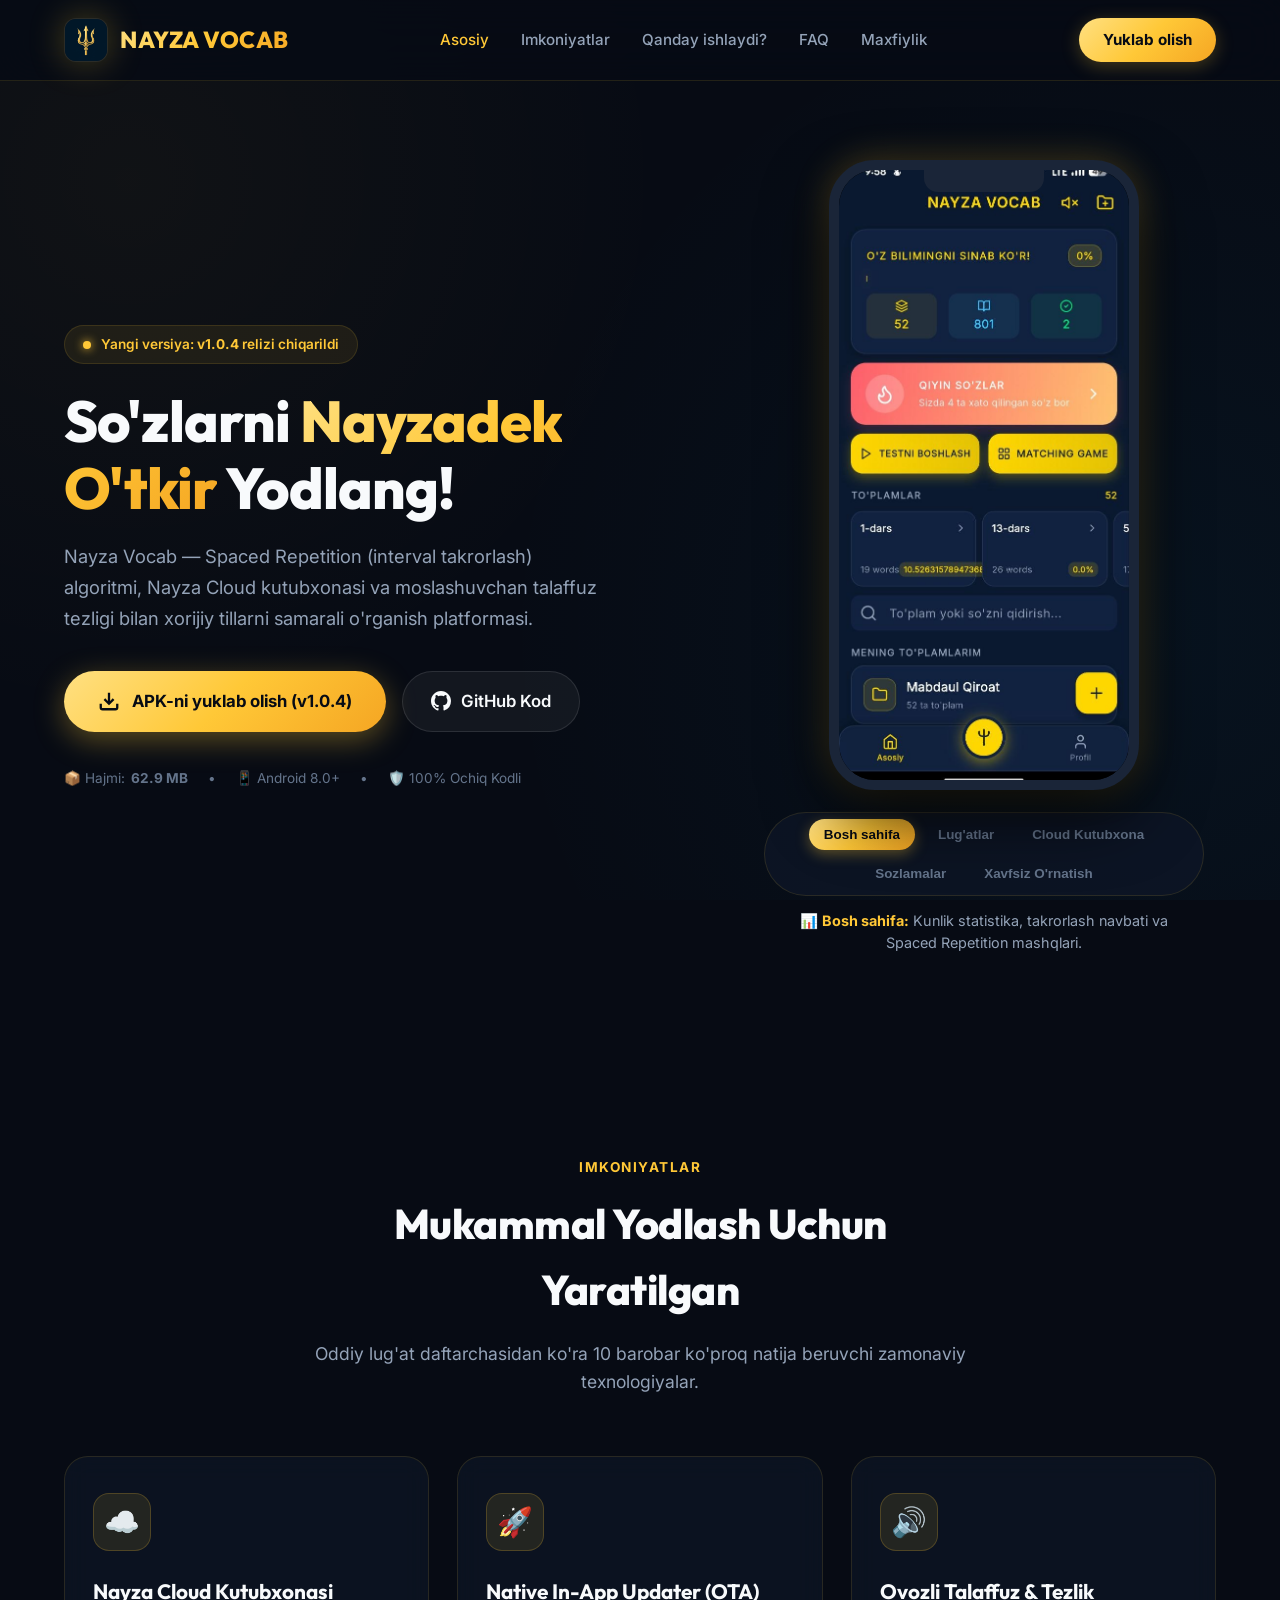
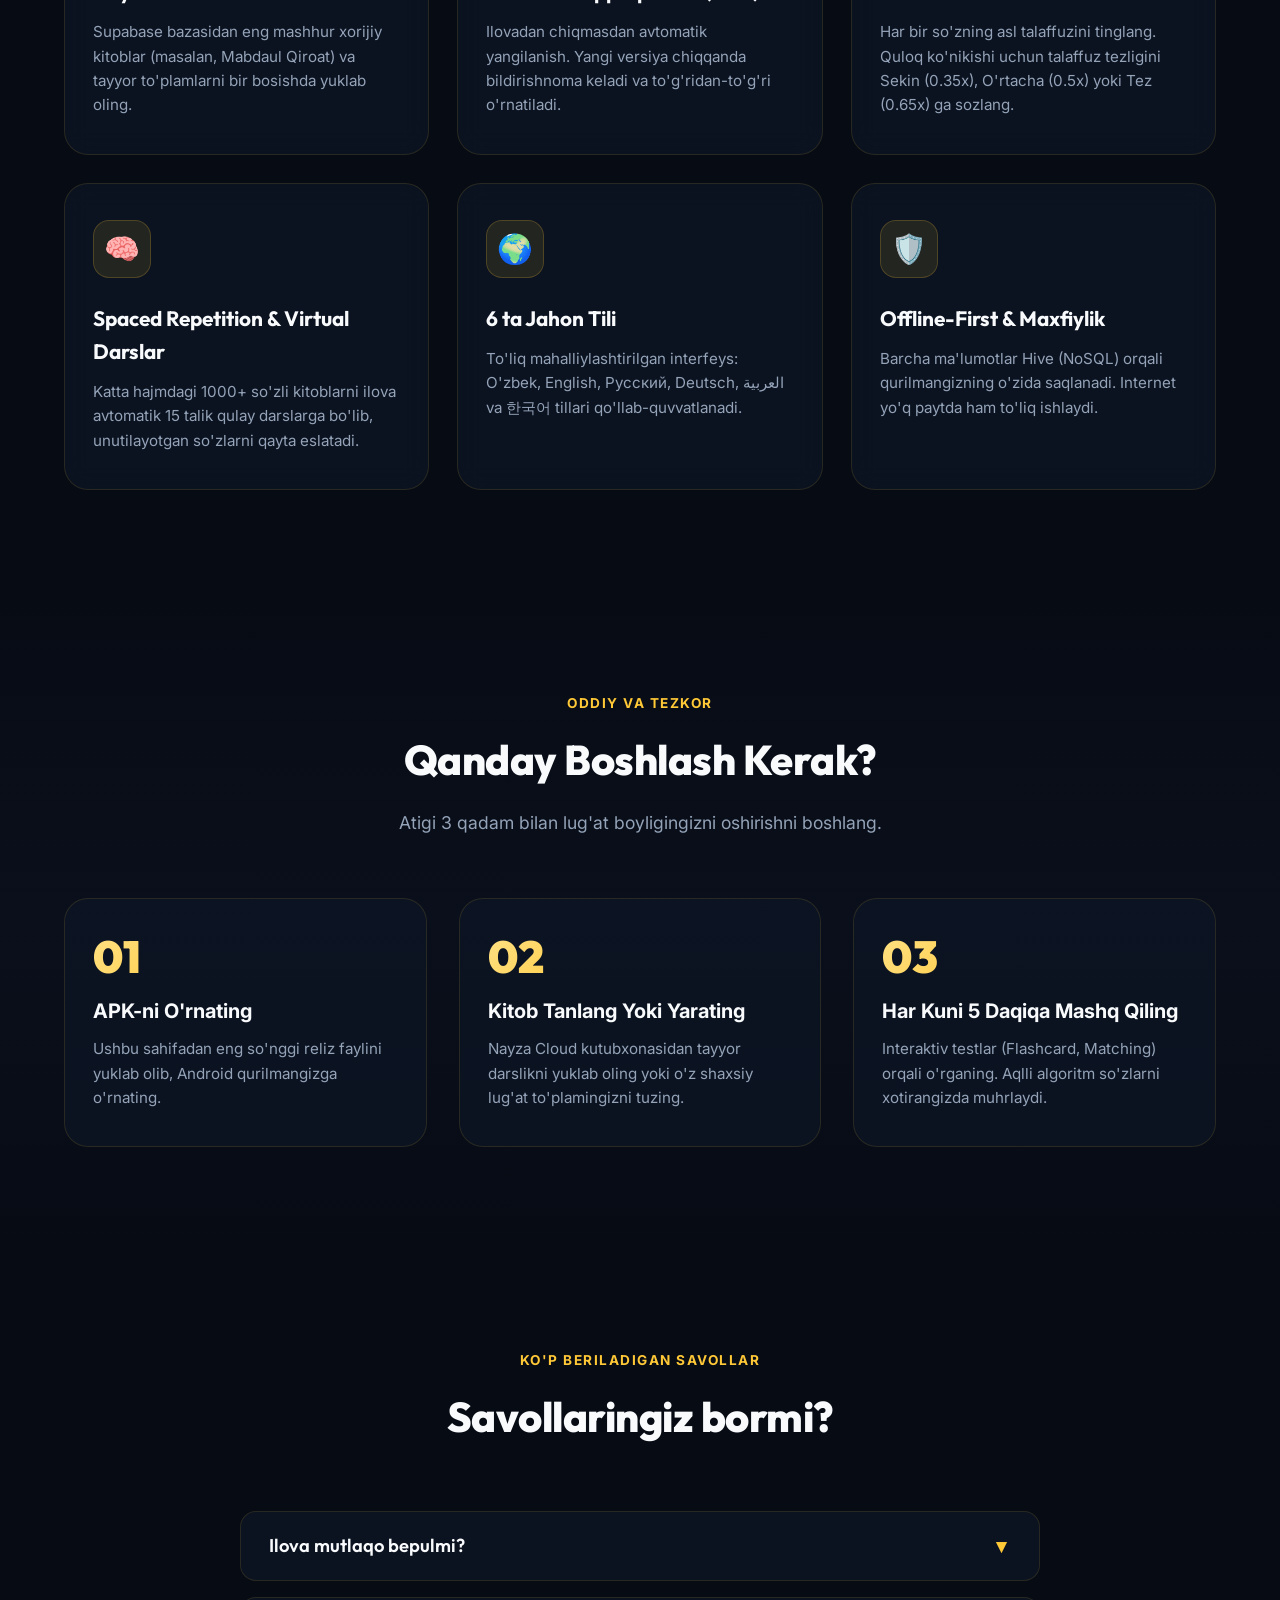
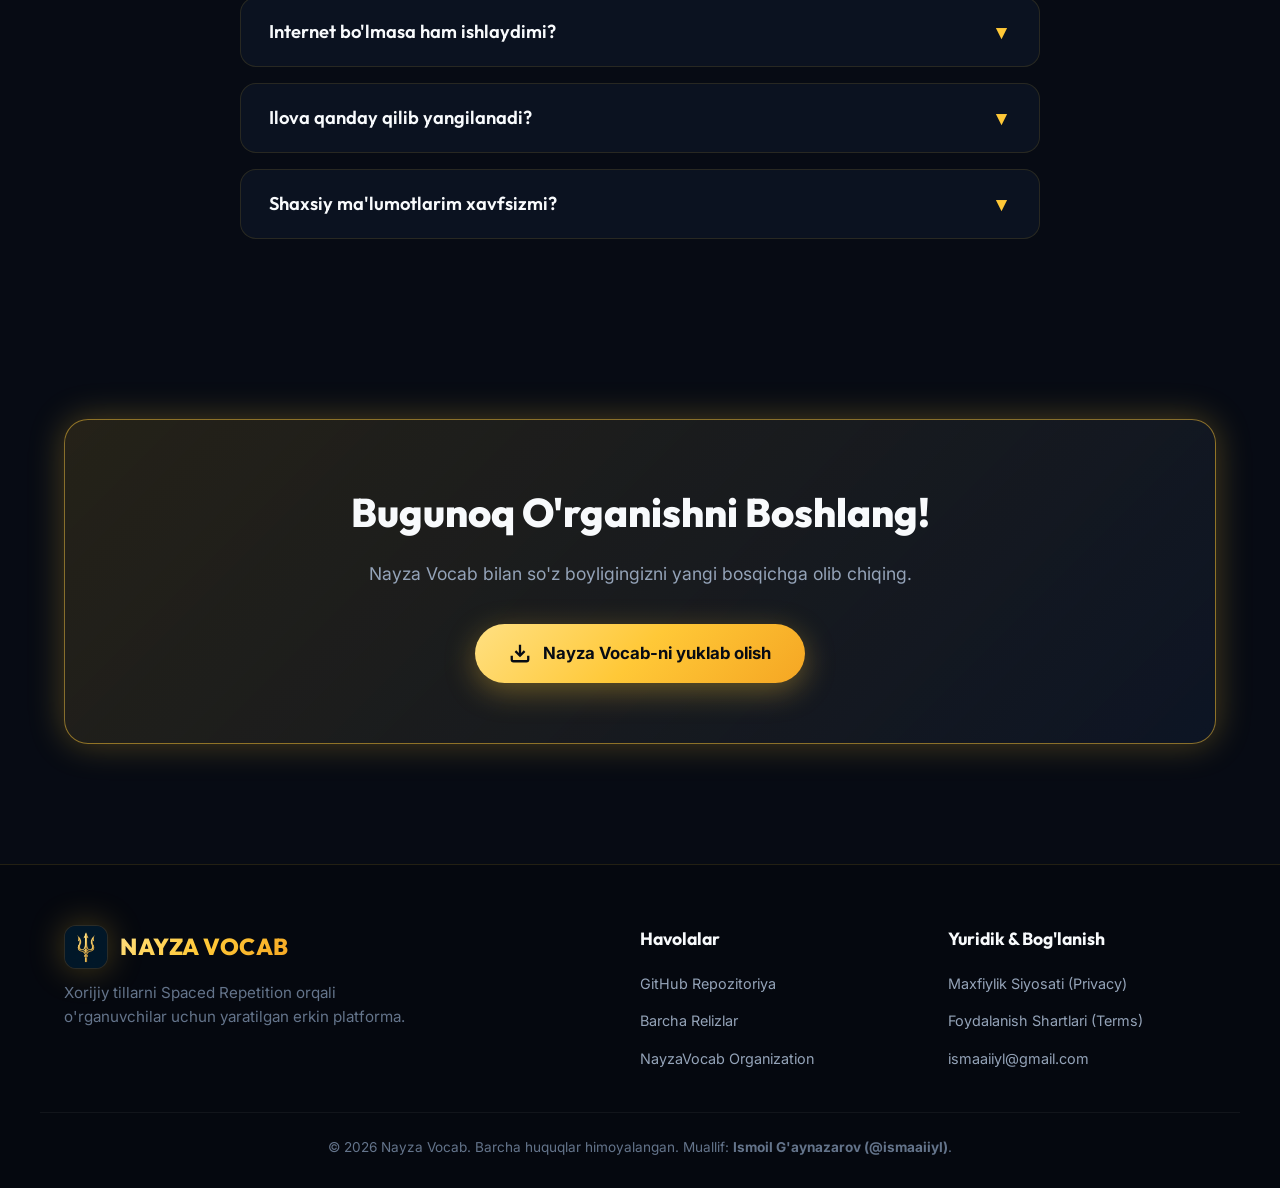
<file: index.html>
<!DOCTYPE html>
<html lang="uz">
<head>
  <meta charset="UTF-8">
  <meta name="viewport" content="width=device-width, initial-scale=1.0">
  <title>Nayza Vocab 🔱 — Spaced Repetition Lug'at & Cloud Kutubxonasi</title>
  
  <!-- SEO & Social Meta -->
  <meta name="description" content="Nayza Vocab — Spaced Repetition (interval takrorlash) va Cloud kutubxonasiga ega zamonaviy lug'at ilovasi. So'zlarni tez va unutilmas yodlang.">
  <meta name="keywords" content="nayza vocab, spaced repetition, ingliz tili, arab tili, lug'at, flutter, vocab builder, til o'rganish">
  <meta name="author" content="Ismoil G'aynazarov (@ismaaiiyl)">
  <link rel="icon" type="image/png" href="assets/logo.png">

  <!-- Open Graph / Facebook / Telegram -->
  <meta property="og:type" content="website">
  <meta property="og:url" content="https://nayzavocab.ismaaiiyl.me/">
  <meta property="og:title" content="Nayza Vocab — So'zlarni Nayzadek O'tkir Yodlang!">
  <meta property="og:description" content="Spaced Repetition, Cloud Kutubxona va In-App yangilanishlarga ega zamonaviy Android lug'at ilovasi.">
  <meta property="og:image" content="assets/logo.png">

  <!-- Canonical & Google Robots -->
  <link rel="canonical" href="https://nayzavocab.ismaaiiyl.me/">
  <meta name="robots" content="index, follow, max-snippet:-1, max-image-preview:large, max-video-preview:-1">

  <!-- Structured Data (Schema.org) for Google Search Rich Snippets -->
  <script type="application/ld+json">
  {
    "@context": "https://schema.org",
    "@type": "SoftwareApplication",
    "name": "Nayza Vocab",
    "operatingSystem": "Android 8.0+",
    "applicationCategory": "EducationalApplication",
    "offers": {
      "@type": "Offer",
      "price": "0",
      "priceCurrency": "USD"
    },
    "description": "Nayza Vocab — Spaced Repetition (interval takrorlash) algoritmi, Nayza Cloud kutubxonasi va talaffuz tezligi sozlamalari bilan xorijiy tillarni samarali o'rganish platformasi.",
    "url": "https://nayzavocab.ismaaiiyl.me/",
    "downloadUrl": "https://github.com/NayzaVocab/android/releases/latest",
    "softwareVersion": "1.0.4",
    "author": {
      "@type": "Person",
      "name": "Ismoil G'aynazarov",
      "url": "https://github.com/ismaaiiyl"
    }
  }
  </script>

  <!-- Google Fonts: Outfit & Inter -->
  <link rel="preconnect" href="https://fonts.googleapis.com">
  <link rel="preconnect" href="https://fonts.gstatic.com" crossorigin>
  <link href="https://fonts.googleapis.com/css2?family=Inter:wght@400;500;600;700&family=Outfit:wght@600;700;800;900&display=swap" rel="stylesheet">

  <link rel="stylesheet" href="css/style.css">
</head>
<body>

  <!-- NAVIGATION -->
  <header class="header">
    <div class="container nav-container">
      <a href="index.html" class="brand">
        <div class="brand-icon">
          <img src="assets/logo.png" alt="Nayza Vocab Logo">
        </div>
        <span class="brand-text">NAYZA VOCAB</span>
      </a>

      <nav>
        <ul class="nav-menu">
          <li><a href="#hero" class="nav-link active">Asosiy</a></li>
          <li><a href="#features" class="nav-link">Imkoniyatlar</a></li>
          <li><a href="#how-it-works" class="nav-link">Qanday ishlaydi?</a></li>
          <li><a href="#faq" class="nav-link">FAQ</a></li>
          <li><a href="privacy.html" class="nav-link">Maxfiylik</a></li>
        </ul>
      </nav>

      <a href="#download" class="nav-btn">Yuklab olish</a>
      <button class="menu-toggle" aria-label="Menyu">☰</button>
    </div>
  </header>

  <!-- HERO SECTION -->
  <section id="hero" class="hero">
    <div class="container hero-grid">
      <div class="hero-content">
        <div class="hero-badge">
          <div class="badge-pulse"></div>
          <span>Yangi versiya: <strong id="release-tag">v1.0.4</strong> relizi chiqarildi</span>
        </div>

        <h1 class="hero-title">
          So'zlarni <span>Nayzadek O'tkir</span> Yodlang!
        </h1>

        <p class="hero-desc">
          Nayza Vocab — Spaced Repetition (interval takrorlash) algoritmi, 
          Nayza Cloud kutubxonasi va moslashuvchan talaffuz tezligi bilan xorijiy tillarni samarali o'rganish platformasi.
        </p>

        <div class="hero-actions" id="download">
          <a href="https://github.com/NayzaVocab/android/releases/download/v1.0.4/NayzaVocab-v1.0.4.apk" id="primary-download-btn" class="btn-primary">
            <svg width="22" height="22" viewBox="0 0 24 24" fill="none" stroke="currentColor" stroke-width="2.5">
              <path d="M21 15v4a2 2 0 0 1-2 2H5a2 2 0 0 1-2-2v-4"></path>
              <polyline points="7 10 12 15 17 10"></polyline>
              <line x1="12" y1="15" x2="12" y2="3"></line>
            </svg>
            <span>APK-ni yuklab olish (v1.0.4)</span>
          </a>

          <a href="https://github.com/NayzaVocab/android" target="_blank" rel="noopener noreferrer" class="btn-secondary">
            <svg width="20" height="20" viewBox="0 0 24 24" fill="currentColor">
              <path d="M12 0C5.37 0 0 5.37 0 12c0 5.31 3.435 9.795 8.205 11.385.6.105.825-.255.825-.57 0-.285-.015-1.23-.015-2.235-3.015.555-3.795-.735-4.035-1.41-.135-.345-.72-1.41-1.23-1.695-.42-.225-1.02-.78-.015-.795.945-.015 1.62.87 1.845 1.23 1.08 1.815 2.805 1.305 3.495.99.105-.78.42-1.305.765-1.605-2.67-.3-5.46-1.335-5.46-5.925 0-1.305.465-2.385 1.23-3.225-.12-.3-.54-1.53.12-3.18 0 0 1.005-.315 3.3 1.23.96-.27 1.98-.405 3-.405s2.04.135 3 .405c2.295-1.56 3.3-1.23 3.3-1.23.66 1.65.24 2.88.12 3.18.765.84 1.23 1.905 1.23 3.225 0 4.605-2.805 5.625-5.475 5.925.435.375.81 1.095.81 2.22 0 1.605-.015 2.895-.015 3.3 0 .315.225.69.825.57A12.02 12.02 0 0024 12c0-6.63-5.37-12-12-12z"/>
            </svg>
            <span>GitHub Kod</span>
          </a>
        </div>

        <div class="release-meta">
          <span>📦 Hajmi: <strong id="release-size">62.9 MB</strong></span>
          <span>•</span>
          <span>📱 Android 8.0+</span>
          <span>•</span>
          <span>🛡️ 100% Ochiq Kodli</span>
        </div>
      </div>

      <!-- INTERACTIVE PHONE MOCKUP -->
      <div class="hero-visual">
        <div class="mockup-container">
          <div class="mockup-notch"></div>
          <img id="mockup-screen-img" class="mockup-screen" src="assets/screenshots/dashboard.png" alt="Nayza Vocab Bosh sahifa">
        </div>

        <div class="mockup-tabs">
          <button class="mockup-tab-btn active" data-screen="dashboard">Bosh sahifa</button>
          <button class="mockup-tab-btn" data-screen="library">Lug'atlar</button>
          <button class="mockup-tab-btn" data-screen="cloud-library">Cloud Kutubxona</button>
          <button class="mockup-tab-btn" data-screen="settings">Sozlamalar</button>
          <button class="mockup-tab-btn" data-screen="installer">Xavfsiz O'rnatish</button>
        </div>
        <p id="mockup-screen-desc" class="mockup-caption">
          📊 <strong>Bosh sahifa:</strong> Kunlik statistika, takrorlash navbati va Spaced Repetition mashqlari.
        </p>
      </div>
    </div>
  </section>

  <!-- FEATURES SECTION -->
  <section id="features" class="features">
    <div class="container">
      <div class="section-header">
        <span class="section-tag">Imkoniyatlar</span>
        <h2 class="section-title">Mukammal Yodlash Uchun Yaratilgan</h2>
        <p class="section-desc">Oddiy lug'at daftarchasidan ko'ra 10 barobar ko'proq natija beruvchi zamonaviy texnologiyalar.</p>
      </div>

      <div class="features-grid">
        <div class="feature-card">
          <div class="feature-icon">☁️</div>
          <h3 class="feature-title">Nayza Cloud Kutubxonasi</h3>
          <p class="feature-desc">Supabase bazasidan eng mashhur xorijiy kitoblar (masalan, Mabdaul Qiroat) va tayyor to'plamlarni bir bosishda yuklab oling.</p>
        </div>

        <div class="feature-card">
          <div class="feature-icon">🚀</div>
          <h3 class="feature-title">Native In-App Updater (OTA)</h3>
          <p class="feature-desc">Ilovadan chiqmasdan avtomatik yangilanish. Yangi versiya chiqqanda bildirishnoma keladi va to'g'ridan-to'g'ri o'rnatiladi.</p>
        </div>

        <div class="feature-card">
          <div class="feature-icon">🔊</div>
          <h3 class="feature-title">Ovozli Talaffuz & Tezlik</h3>
          <p class="feature-desc">Har bir so'zning asl talaffuzini tinglang. Quloq ko'nikishi uchun talaffuz tezligini Sekin (0.35x), O'rtacha (0.5x) yoki Tez (0.65x) ga sozlang.</p>
        </div>

        <div class="feature-card">
          <div class="feature-icon">🧠</div>
          <h3 class="feature-title">Spaced Repetition & Virtual Darslar</h3>
          <p class="feature-desc">Katta hajmdagi 1000+ so'zli kitoblarni ilova avtomatik 15 talik qulay darslarga bo'lib, unutilayotgan so'zlarni qayta eslatadi.</p>
        </div>

        <div class="feature-card">
          <div class="feature-icon">🌍</div>
          <h3 class="feature-title">6 ta Jahon Tili</h3>
          <p class="feature-desc">To'liq mahalliylashtirilgan interfeys: O'zbek, English, Русский, Deutsch, العربية va 한국어 tillari qo'llab-quvvatlanadi.</p>
        </div>

        <div class="feature-card">
          <div class="feature-icon">🛡️</div>
          <h3 class="feature-title">Offline-First & Maxfiylik</h3>
          <p class="feature-desc">Barcha ma'lumotlar Hive (NoSQL) orqali qurilmangizning o'zida saqlanadi. Internet yo'q paytda ham to'liq ishlaydi.</p>
        </div>
      </div>
    </div>
  </section>

  <!-- HOW IT WORKS -->
  <section id="how-it-works" class="steps">
    <div class="container">
      <div class="section-header">
        <span class="section-tag">Oddiy va Tezkor</span>
        <h2 class="section-title">Qanday Boshlash Kerak?</h2>
        <p class="section-desc">Atigi 3 qadam bilan lug'at boyligingizni oshirishni boshlang.</p>
      </div>

      <div class="steps-grid">
        <div class="step-card">
          <div class="step-number">01</div>
          <h3 class="step-title">APK-ni O'rnating</h3>
          <p class="step-desc">Ushbu sahifadan eng so'nggi reliz faylini yuklab olib, Android qurilmangizga o'rnating.</p>
        </div>

        <div class="step-card">
          <div class="step-number">02</div>
          <h3 class="step-title">Kitob Tanlang Yoki Yarating</h3>
          <p class="step-desc">Nayza Cloud kutubxonasidan tayyor darslikni yuklab oling yoki o'z shaxsiy lug'at to'plamingizni tuzing.</p>
        </div>

        <div class="step-card">
          <div class="step-number">03</div>
          <h3 class="step-title">Har Kuni 5 Daqiqa Mashq Qiling</h3>
          <p class="step-desc">Interaktiv testlar (Flashcard, Matching) orqali o'rganing. Aqlli algoritm so'zlarni xotirangizda muhrlaydi.</p>
        </div>
      </div>
    </div>
  </section>

  <!-- FAQ SECTION -->
  <section id="faq" class="faq">
    <div class="container">
      <div class="section-header">
        <span class="section-tag">Ko'p Beriladigan Savollar</span>
        <h2 class="section-title">Savollaringiz bormi?</h2>
      </div>

      <div class="faq-list">
        <div class="faq-item">
          <button class="faq-question">
            <span>Ilova mutlaqo bepulmi?</span>
            <span class="faq-chevron">▼</span>
          </button>
          <div class="faq-answer">
            Ha! Nayza Vocab mutlaqo bepul va ochiq kodli loyiha (MIT License) hisoblanadi. Hech qanday yashirin to'lovlar yoki bezovta qiluvchi reklamalar mavjud emas.
          </div>
        </div>

        <div class="faq-item">
          <button class="faq-question">
            <span>Internet bo'lmasa ham ishlaydimi?</span>
            <span class="faq-chevron">▼</span>
          </button>
          <div class="faq-answer">
            Albatta. Ilova Offline-First tamoyili asosida qurilgan. Bir marta kitobni yuklab olganingizdan so'ng, so'zlarni yodlash va test topshirish uchun internet shart emas.
          </div>
        </div>

        <div class="faq-item">
          <button class="faq-question">
            <span>Ilova qanday qilib yangilanadi?</span>
            <span class="faq-chevron">▼</span>
          </button>
          <div class="faq-answer">
            Ilovamizga maxsus avtomatik yangilanish tizimi (OTA) o'rnatilgan. Yangi reliz chiqqanida ilovaning o'zi sizga xabar beradi va bitta tugma orqali to'g'ridan-to'g'ri yangilab beradi.
          </div>
        </div>

        <div class="faq-item">
          <button class="faq-question">
            <span>Shaxsiy ma'lumotlarim xavfsizmi?</span>
            <span class="faq-chevron">▼</span>
          </button>
          <div class="faq-answer">
            100% xavfsiz. Barcha so'zlaringiz va statistikalaringiz faqat o'z telefoningiz xotirasida (Hive NoSQL) saqlanadi va begona serverlarga uzatilmaydi.
          </div>
        </div>
      </div>
    </div>
  </section>

  <!-- CTA BANNER -->
  <section class="cta-banner">
    <div class="container">
      <div class="cta-box">
        <h2 class="cta-title">Bugunoq O'rganishni Boshlang!</h2>
        <p class="cta-desc">Nayza Vocab bilan so'z boyligingizni yangi bosqichga olib chiqing.</p>
        <a href="https://github.com/NayzaVocab/android/releases/download/v1.0.4/NayzaVocab-v1.0.4.apk" id="cta-download-btn" class="btn-primary">
          <svg width="22" height="22" viewBox="0 0 24 24" fill="none" stroke="currentColor" stroke-width="2.5">
            <path d="M21 15v4a2 2 0 0 1-2 2H5a2 2 0 0 1-2-2v-4"></path>
            <polyline points="7 10 12 15 17 10"></polyline>
            <line x1="12" y1="15" x2="12" y2="3"></line>
          </svg>
          <span>Nayza Vocab-ni yuklab olish</span>
        </a>
      </div>
    </div>
  </section>

  <!-- FOOTER -->
  <footer class="footer">
    <div class="container footer-grid">
      <div class="footer-col">
        <div class="brand">
          <div class="brand-icon">
            <img src="assets/logo.png" alt="Nayza Vocab Logo">
          </div>
          <span class="brand-text">NAYZA VOCAB</span>
        </div>
        <p class="footer-brand-desc">
          Xorijiy tillarni Spaced Repetition orqali o'rganuvchilar uchun yaratilgan erkin platforma.
        </p>
      </div>

      <div class="footer-col">
        <h4 class="footer-col-title">Havolalar</h4>
        <ul class="footer-links">
          <li><a href="https://github.com/NayzaVocab/android" target="_blank" rel="noopener">GitHub Repozitoriya</a></li>
          <li><a href="https://github.com/NayzaVocab/android/releases" target="_blank" rel="noopener">Barcha Relizlar</a></li>
          <li><a href="https://github.com/NayzaVocab" target="_blank" rel="noopener">NayzaVocab Organization</a></li>
        </ul>
      </div>

      <div class="footer-col">
        <h4 class="footer-col-title">Yuridik & Bog'lanish</h4>
        <ul class="footer-links">
          <li><a href="privacy.html">Maxfiylik Siyosati (Privacy)</a></li>
          <li><a href="terms.html">Foydalanish Shartlari (Terms)</a></li>
          <li><a href="mailto:ismaaiiyl@gmail.com">ismaaiiyl@gmail.com</a></li>
        </ul>
      </div>
    </div>

    <div class="container footer-bottom">
      <p>© <span id="current-year">2026</span> Nayza Vocab. Barcha huquqlar himoyalangan. Muallif: <strong>Ismoil G'aynazarov (@ismaaiiyl)</strong>.</p>
    </div>
  </footer>

  <script src="js/app.js"></script>
</body>
</html>
</file>
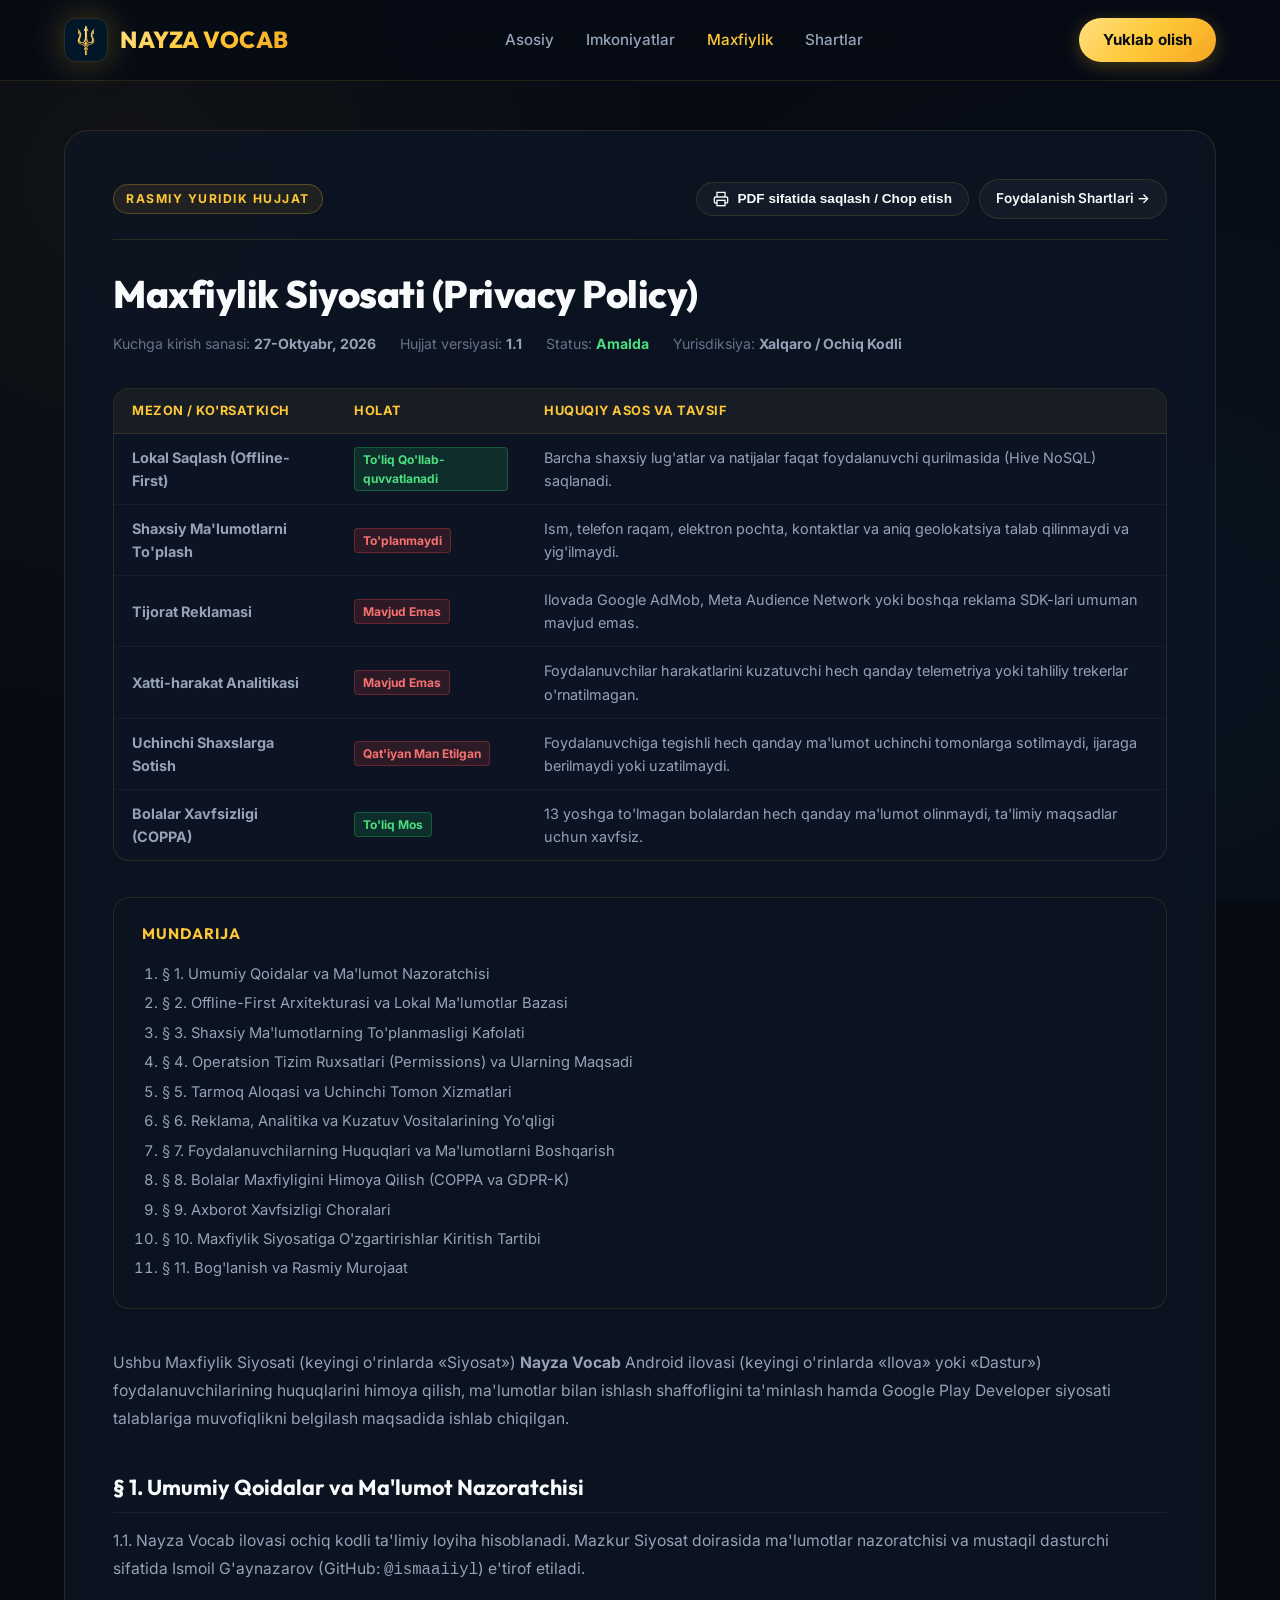
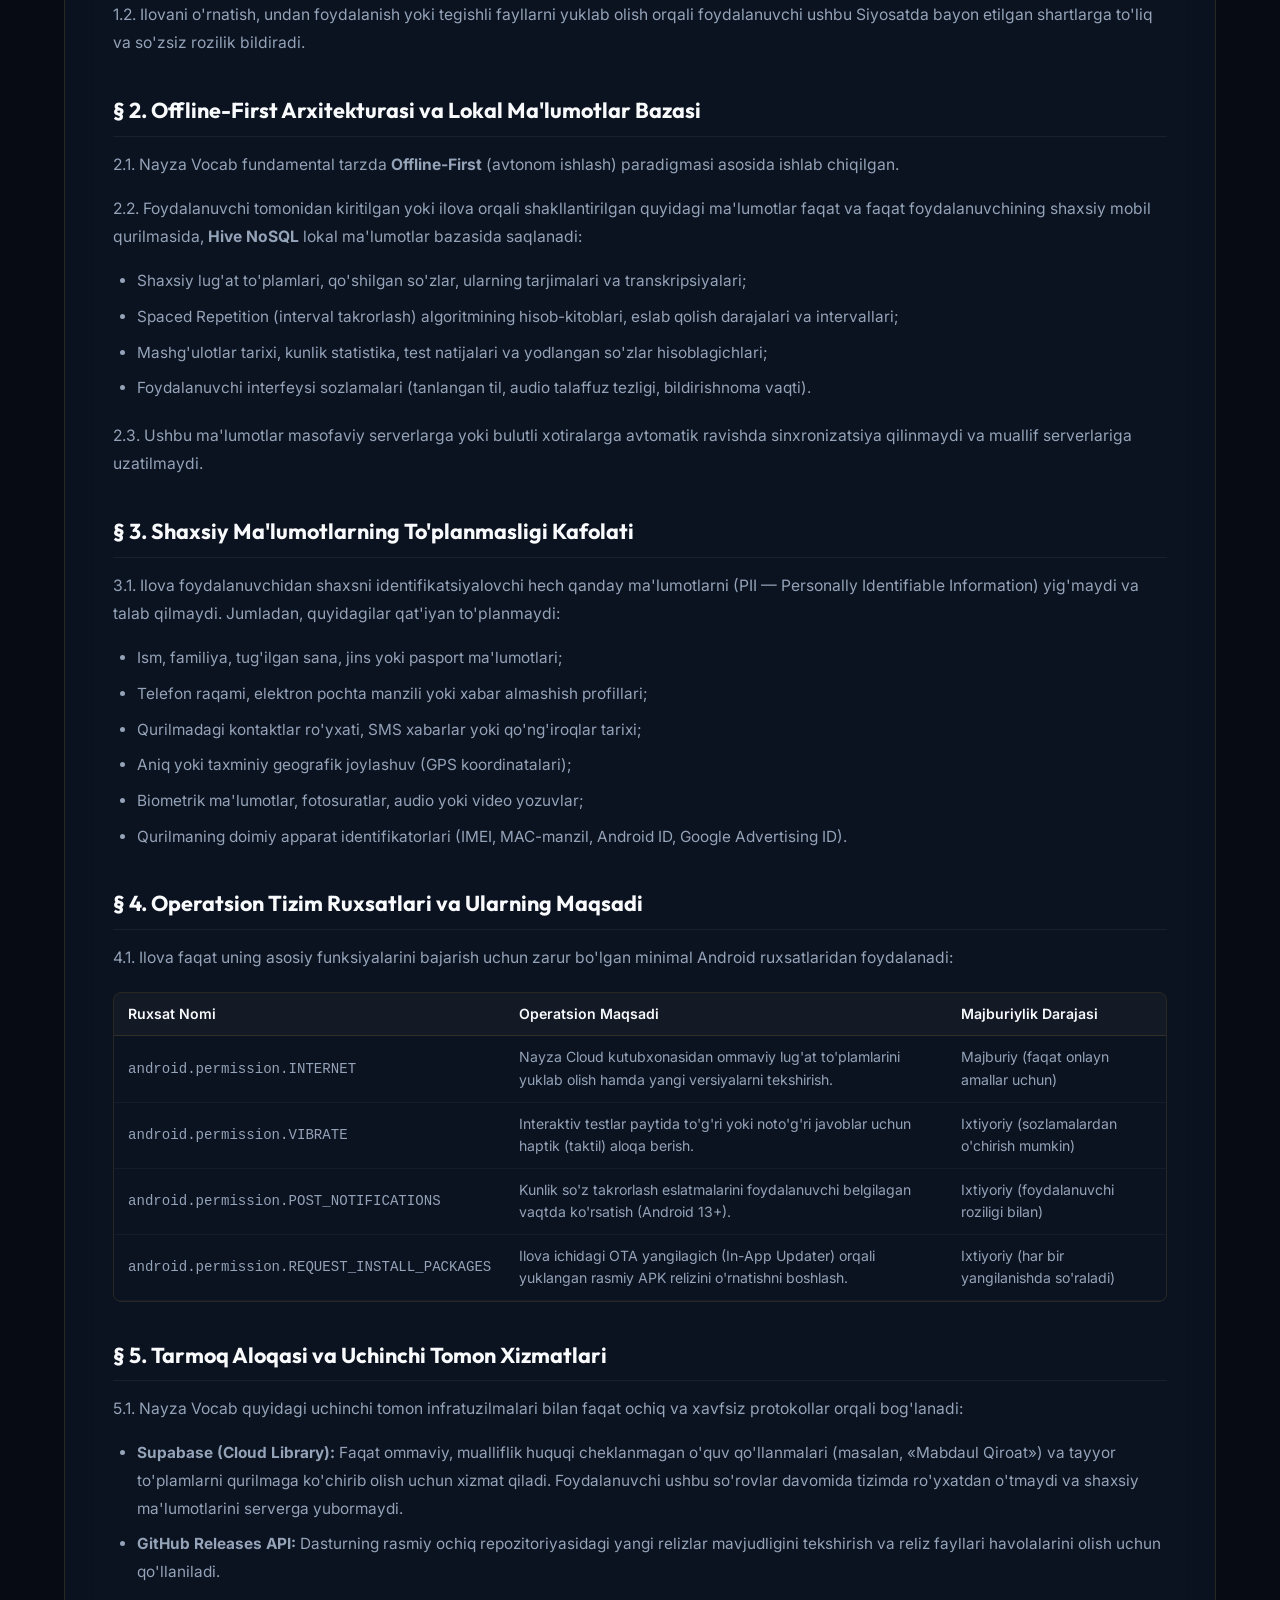
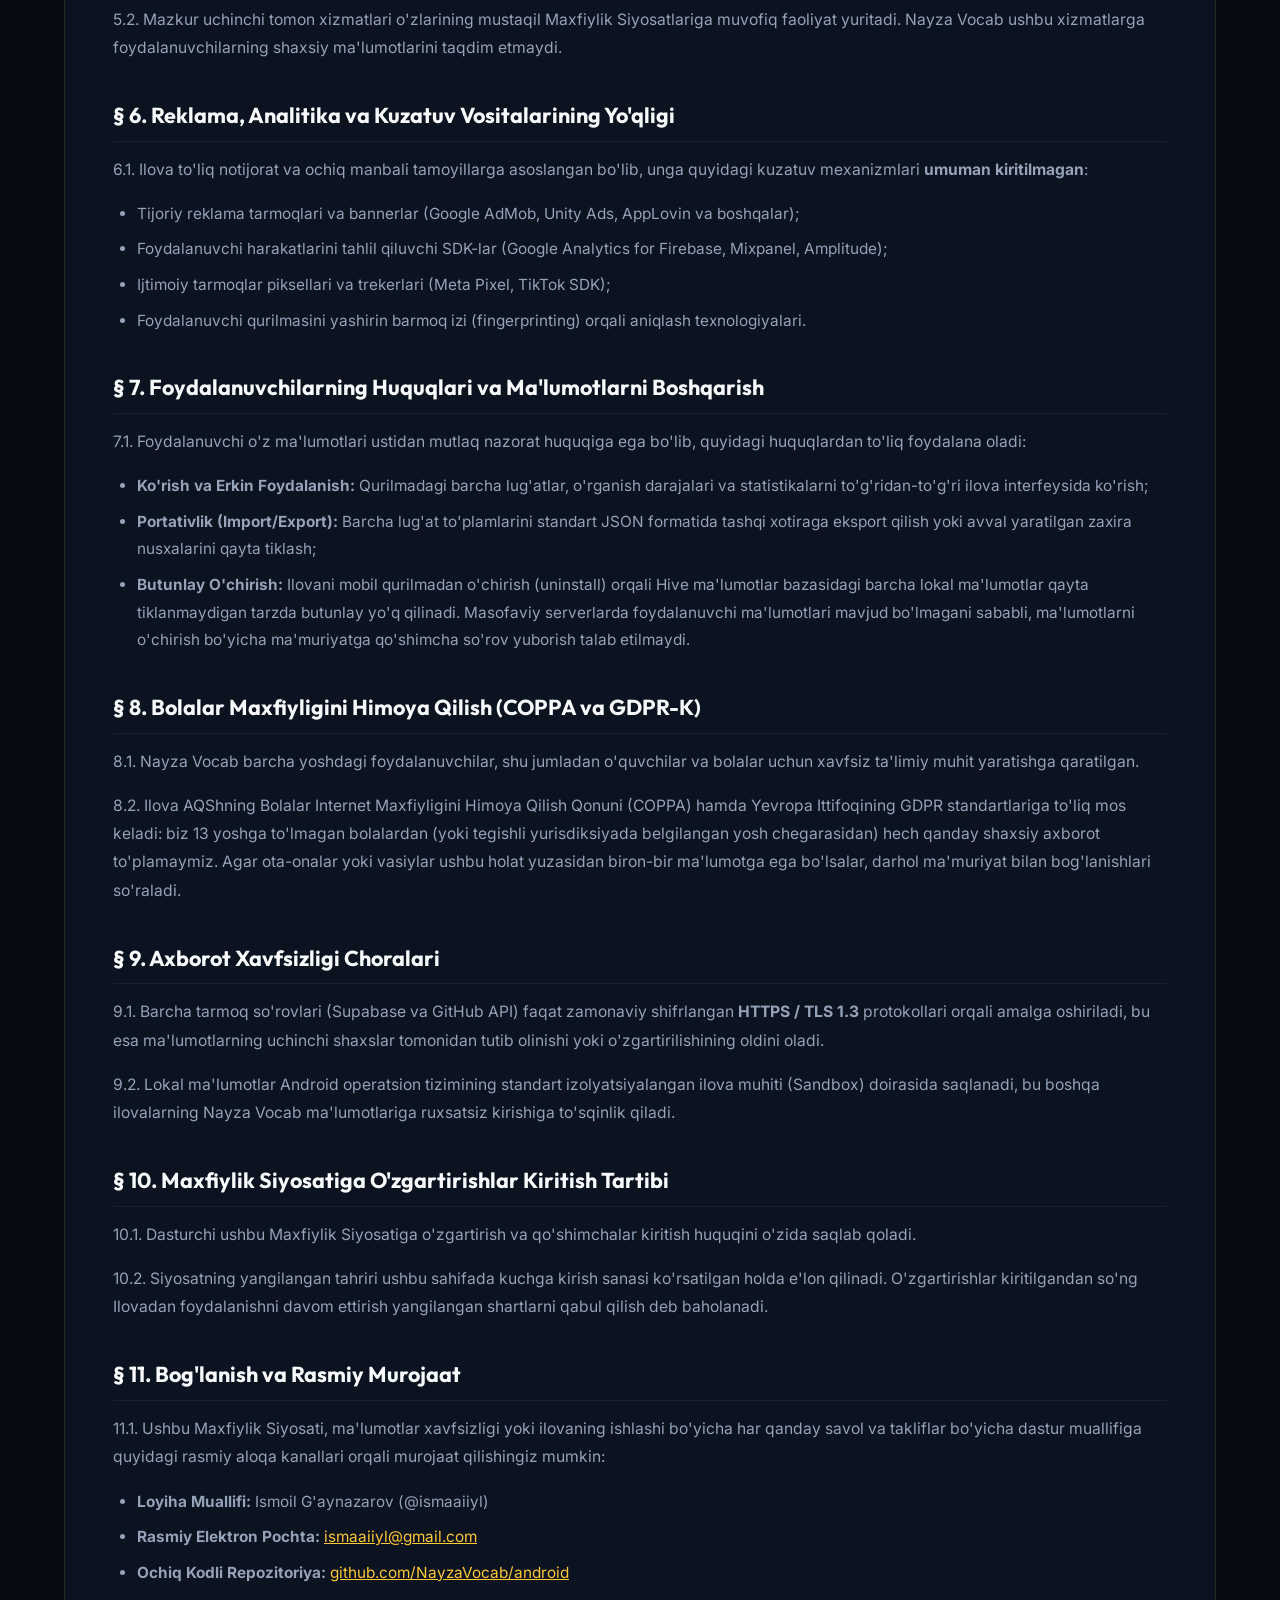
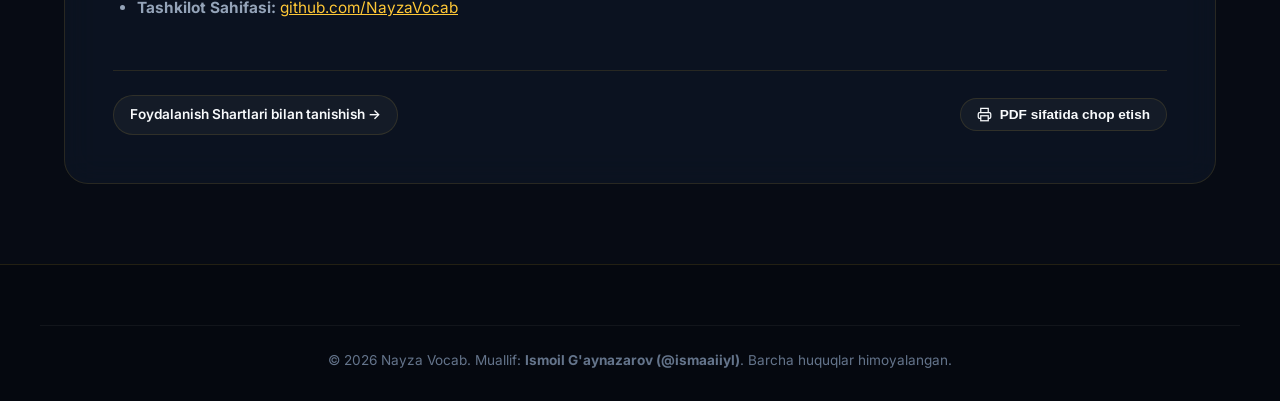
<file: privacy.html>
<!DOCTYPE html>
<html lang="uz">
<head>
  <meta charset="UTF-8">
  <meta name="viewport" content="width=device-width, initial-scale=1.0">
  <title>Maxfiylik Siyosati (Privacy Policy) — Nayza Vocab</title>
  <meta name="description" content="Nayza Vocab ilovasining rasmiy maxfiylik siyosati: ma'lumotlar xavfsizligi, Offline-First arxitekturasi, reklama yo'qligi va foydalanuvchi huquqlari.">
  <link rel="canonical" href="https://nayzavocab.ismaaiiyl.me/privacy">
  <link rel="icon" type="image/png" href="assets/logo.png">
  <link rel="preconnect" href="https://fonts.googleapis.com">
  <link rel="preconnect" href="https://fonts.gstatic.com" crossorigin>
  <link href="https://fonts.googleapis.com/css2?family=Inter:wght@400;500;600;700&family=Outfit:wght@600;700;800&display=swap" rel="stylesheet">
  <link rel="stylesheet" href="css/style.css">
</head>
<body>

  <!-- NAVIGATION -->
  <header class="header">
    <div class="container nav-container">
      <a href="index.html" class="brand">
        <div class="brand-icon"><img src="assets/logo.png" alt="Nayza Vocab Logo"></div>
        <span class="brand-text">NAYZA VOCAB</span>
      </a>
      <nav>
        <ul class="nav-menu">
          <li><a href="index.html#hero" class="nav-link">Asosiy</a></li>
          <li><a href="index.html#features" class="nav-link">Imkoniyatlar</a></li>
          <li><a href="privacy.html" class="nav-link active">Maxfiylik</a></li>
          <li><a href="terms.html" class="nav-link">Shartlar</a></li>
        </ul>
      </nav>
      <a href="index.html#download" class="nav-btn">Yuklab olish</a>
      <button class="menu-toggle" aria-label="Menyu">&#x2630;</button>
    </div>
  </header>

  <!-- LEGAL CONTENT -->
  <main class="legal-page">
    <div class="container">
      <article class="legal-content">

        <!-- HEADER META BAR -->
        <div class="legal-header-meta">
          <div>
            <span class="legal-badge-pill">Rasmiy Yuridik Hujjat</span>
          </div>
          <div class="legal-actions">
            <button type="button" onclick="window.print()" class="btn-legal-action" title="Hujjatni PDF sifatida saqlash yoki chop etish">
              <svg width="16" height="16" viewBox="0 0 24 24" fill="none" stroke="currentColor" stroke-width="2">
                <polyline points="6 9 6 2 18 2 18 9"></polyline>
                <path d="M6 18H4a2 2 0 0 1-2-2v-5a2 2 0 0 1 2-2h16a2 2 0 0 1 2 2v5a2 2 0 0 1-2 2h-2"></path>
                <rect x="6" y="14" width="12" height="8"></rect>
              </svg>
              <span>PDF sifatida saqlash / Chop etish</span>
            </button>
            <a href="terms.html" class="btn-legal-action">
              <span>Foydalanish Shartlari &rarr;</span>
            </a>
          </div>
        </div>

        <h1 class="legal-title">Maxfiylik Siyosati (Privacy Policy)</h1>

        <div class="legal-meta-row">
          <div class="legal-meta-item">Kuchga kirish sanasi: <strong>27-Oktyabr, 2026</strong></div>
          <div class="legal-meta-item">Hujjat versiyasi: <strong>1.1</strong></div>
          <div class="legal-meta-item">Status: <strong style="color: #4ade80;">Amalda</strong></div>
          <div class="legal-meta-item">Yurisdiksiya: <strong>Xalqaro / Ochiq Kodli</strong></div>
        </div>

        <!-- EXECUTIVE SUMMARY TABLE -->
        <div class="legal-summary-box">
          <table class="legal-summary-table">
            <thead>
              <tr>
                <th>Mezon / Ko'rsatkich</th>
                <th>Holat</th>
                <th>Huquqiy Asos va Tavsif</th>
              </tr>
            </thead>
            <tbody>
              <tr>
                <td><strong>Lokal Saqlash (Offline-First)</strong></td>
                <td><span class="legal-status-tag yes">To'liq Qo'llab-quvvatlanadi</span></td>
                <td>Barcha shaxsiy lug'atlar va natijalar faqat foydalanuvchi qurilmasida (Hive NoSQL) saqlanadi.</td>
              </tr>
              <tr>
                <td><strong>Shaxsiy Ma'lumotlarni To'plash</strong></td>
                <td><span class="legal-status-tag no">To'planmaydi</span></td>
                <td>Ism, telefon raqam, elektron pochta, kontaktlar va aniq geolokatsiya talab qilinmaydi va yig'ilmaydi.</td>
              </tr>
              <tr>
                <td><strong>Tijorat Reklamasi</strong></td>
                <td><span class="legal-status-tag no">Mavjud Emas</span></td>
                <td>Ilovada Google AdMob, Meta Audience Network yoki boshqa reklama SDK-lari umuman mavjud emas.</td>
              </tr>
              <tr>
                <td><strong>Xatti-harakat Analitikasi</strong></td>
                <td><span class="legal-status-tag no">Mavjud Emas</span></td>
                <td>Foydalanuvchilar harakatlarini kuzatuvchi hech qanday telemetriya yoki tahliliy trekerlar o'rnatilmagan.</td>
              </tr>
              <tr>
                <td><strong>Uchinchi Shaxslarga Sotish</strong></td>
                <td><span class="legal-status-tag no">Qat'iyan Man Etilgan</span></td>
                <td>Foydalanuvchiga tegishli hech qanday ma'lumot uchinchi tomonlarga sotilmaydi, ijaraga berilmaydi yoki uzatilmaydi.</td>
              </tr>
              <tr>
                <td><strong>Bolalar Xavfsizligi (COPPA)</strong></td>
                <td><span class="legal-status-tag yes">To'liq Mos</span></td>
                <td>13 yoshga to'lmagan bolalardan hech qanday ma'lumot olinmaydi, ta'limiy maqsadlar uchun xavfsiz.</td>
              </tr>
            </tbody>
          </table>
        </div>

        <!-- TABLE OF CONTENTS -->
        <nav class="legal-toc" aria-label="Hujjat Mundarijasi">
          <div class="legal-toc-title">Mundarija</div>
          <ol class="legal-toc-list">
            <li><a href="#section-1">&sect; 1. Umumiy Qoidalar va Ma'lumot Nazoratchisi</a></li>
            <li><a href="#section-2">&sect; 2. Offline-First Arxitekturasi va Lokal Ma'lumotlar Bazasi</a></li>
            <li><a href="#section-3">&sect; 3. Shaxsiy Ma'lumotlarning To'planmasligi Kafolati</a></li>
            <li><a href="#section-4">&sect; 4. Operatsion Tizim Ruxsatlari (Permissions) va Ularning Maqsadi</a></li>
            <li><a href="#section-5">&sect; 5. Tarmoq Aloqasi va Uchinchi Tomon Xizmatlari</a></li>
            <li><a href="#section-6">&sect; 6. Reklama, Analitika va Kuzatuv Vositalarining Yo'qligi</a></li>
            <li><a href="#section-7">&sect; 7. Foydalanuvchilarning Huquqlari va Ma'lumotlarni Boshqarish</a></li>
            <li><a href="#section-8">&sect; 8. Bolalar Maxfiyligini Himoya Qilish (COPPA va GDPR-K)</a></li>
            <li><a href="#section-9">&sect; 9. Axborot Xavfsizligi Choralari</a></li>
            <li><a href="#section-10">&sect; 10. Maxfiylik Siyosatiga O'zgartirishlar Kiritish Tartibi</a></li>
            <li><a href="#section-11">&sect; 11. Bog'lanish va Rasmiy Murojaat</a></li>
          </ol>
        </nav>

        <!-- LEGAL BODY -->
        <div class="legal-body">

          <p>
            Ushbu Maxfiylik Siyosati (keyingi o'rinlarda &laquo;Siyosat&raquo;) <strong>Nayza Vocab</strong> Android ilovasi 
            (keyingi o'rinlarda &laquo;Ilova&raquo; yoki &laquo;Dastur&raquo;) foydalanuvchilarining huquqlarini himoya qilish, 
            ma'lumotlar bilan ishlash shaffofligini ta'minlash hamda Google Play Developer siyosati talablariga muvofiqlikni 
            belgilash maqsadida ishlab chiqilgan.
          </p>

          <h2 id="section-1">&sect; 1. Umumiy Qoidalar va Ma'lumot Nazoratchisi</h2>
          <p>
            1.1. Nayza Vocab ilovasi ochiq kodli ta'limiy loyiha hisoblanadi. Mazkur Siyosat doirasida ma'lumotlar 
            nazoratchisi va mustaqil dasturchi sifatida Ismoil G'aynazarov (GitHub: <code>@ismaaiiyl</code>) e'tirof etiladi.
          </p>
          <p>
            1.2. Ilovani o'rnatish, undan foydalanish yoki tegishli fayllarni yuklab olish orqali foydalanuvchi ushbu 
            Siyosatda bayon etilgan shartlarga to'liq va so'zsiz rozilik bildiradi.
          </p>

          <h2 id="section-2">&sect; 2. Offline-First Arxitekturasi va Lokal Ma'lumotlar Bazasi</h2>
          <p>
            2.1. Nayza Vocab fundamental tarzda <strong>Offline-First</strong> (avtonom ishlash) paradigmasi asosida ishlab chiqilgan.
          </p>
          <p>
            2.2. Foydalanuvchi tomonidan kiritilgan yoki ilova orqali shakllantirilgan quyidagi ma'lumotlar 
            faqat va faqat foydalanuvchining shaxsiy mobil qurilmasida, <strong>Hive NoSQL</strong> lokal ma'lumotlar 
            bazasida saqlanadi:
          </p>
          <ul>
            <li>Shaxsiy lug'at to'plamlari, qo'shilgan so'zlar, ularning tarjimalari va transkripsiyalari;</li>
            <li>Spaced Repetition (interval takrorlash) algoritmining hisob-kitoblari, eslab qolish darajalari va intervallari;</li>
            <li>Mashg'ulotlar tarixi, kunlik statistika, test natijalari va yodlangan so'zlar hisoblagichlari;</li>
            <li>Foydalanuvchi interfeysi sozlamalari (tanlangan til, audio talaffuz tezligi, bildirishnoma vaqti).</li>
          </ul>
          <p>
            2.3. Ushbu ma'lumotlar masofaviy serverlarga yoki bulutli xotiralarga avtomatik ravishda sinxronizatsiya qilinmaydi 
            va muallif serverlariga uzatilmaydi.
          </p>

          <h2 id="section-3">&sect; 3. Shaxsiy Ma'lumotlarning To'planmasligi Kafolati</h2>
          <p>
            3.1. Ilova foydalanuvchidan shaxsni identifikatsiyalovchi hech qanday ma'lumotlarni (PII — Personally Identifiable Information) 
            yig'maydi va talab qilmaydi. Jumladan, quyidagilar qat'iyan to'planmaydi:
          </p>
          <ul>
            <li>Ism, familiya, tug'ilgan sana, jins yoki pasport ma'lumotlari;</li>
            <li>Telefon raqami, elektron pochta manzili yoki xabar almashish profillari;</li>
            <li>Qurilmadagi kontaktlar ro'yxati, SMS xabarlar yoki qo'ng'iroqlar tarixi;</li>
            <li>Aniq yoki taxminiy geografik joylashuv (GPS koordinatalari);</li>
            <li>Biometrik ma'lumotlar, fotosuratlar, audio yoki video yozuvlar;</li>
            <li>Qurilmaning doimiy apparat identifikatorlari (IMEI, MAC-manzil, Android ID, Google Advertising ID).</li>
          </ul>

          <h2 id="section-4">&sect; 4. Operatsion Tizim Ruxsatlari va Ularning Maqsadi</h2>
          <p>
            4.1. Ilova faqat uning asosiy funksiyalarini bajarish uchun zarur bo'lgan minimal Android ruxsatlaridan foydalanadi:
          </p>
          <div class="legal-table-wrap">
            <table class="legal-data-table">
              <thead>
                <tr>
                  <th>Ruxsat Nomi</th>
                  <th>Operatsion Maqsadi</th>
                  <th>Majburiylik Darajasi</th>
                </tr>
              </thead>
              <tbody>
                <tr>
                  <td><code>android.permission.INTERNET</code></td>
                  <td>Nayza Cloud kutubxonasidan ommaviy lug'at to'plamlarini yuklab olish hamda yangi versiyalarni tekshirish.</td>
                  <td>Majburiy (faqat onlayn amallar uchun)</td>
                </tr>
                <tr>
                  <td><code>android.permission.VIBRATE</code></td>
                  <td>Interaktiv testlar paytida to'g'ri yoki noto'g'ri javoblar uchun haptik (taktil) aloqa berish.</td>
                  <td>Ixtiyoriy (sozlamalardan o'chirish mumkin)</td>
                </tr>
                <tr>
                  <td><code>android.permission.POST_NOTIFICATIONS</code></td>
                  <td>Kunlik so'z takrorlash eslatmalarini foydalanuvchi belgilagan vaqtda ko'rsatish (Android 13+).</td>
                  <td>Ixtiyoriy (foydalanuvchi roziligi bilan)</td>
                </tr>
                <tr>
                  <td><code>android.permission.REQUEST_INSTALL_PACKAGES</code></td>
                  <td>Ilova ichidagi OTA yangilagich (In-App Updater) orqali yuklangan rasmiy APK relizini o'rnatishni boshlash.</td>
                  <td>Ixtiyoriy (har bir yangilanishda so'raladi)</td>
                </tr>
              </tbody>
            </table>
          </div>

          <h2 id="section-5">&sect; 5. Tarmoq Aloqasi va Uchinchi Tomon Xizmatlari</h2>
          <p>
            5.1. Nayza Vocab quyidagi uchinchi tomon infratuzilmalari bilan faqat ochiq va xavfsiz protokollar orqali bog'lanadi:
          </p>
          <ul>
            <li>
              <strong>Supabase (Cloud Library):</strong> Faqat ommaviy, mualliflik huquqi cheklanmagan o'quv qo'llanmalari 
              (masalan, &laquo;Mabdaul Qiroat&raquo;) va tayyor to'plamlarni qurilmaga ko'chirib olish uchun xizmat qiladi. 
              Foydalanuvchi ushbu so'rovlar davomida tizimda ro'yxatdan o'tmaydi va shaxsiy ma'lumotlarini serverga yubormaydi.
            </li>
            <li>
              <strong>GitHub Releases API:</strong> Dasturning rasmiy ochiq repozitoriyasidagi yangi relizlar mavjudligini 
              tekshirish va reliz fayllari havolalarini olish uchun qo'llaniladi.
            </li>
          </ul>
          <p>
            5.2. Mazkur uchinchi tomon xizmatlari o'zlarining mustaqil Maxfiylik Siyosatlariga muvofiq faoliyat yuritadi. 
            Nayza Vocab ushbu xizmatlarga foydalanuvchilarning shaxsiy ma'lumotlarini taqdim etmaydi.
          </p>

          <h2 id="section-6">&sect; 6. Reklama, Analitika va Kuzatuv Vositalarining Yo'qligi</h2>
          <p>
            6.1. Ilova to'liq notijorat va ochiq manbali tamoyillarga asoslangan bo'lib, unga quyidagi kuzatuv mexanizmlari 
            <strong>umuman kiritilmagan</strong>:
          </p>
          <ul>
            <li>Tijoriy reklama tarmoqlari va bannerlar (Google AdMob, Unity Ads, AppLovin va boshqalar);</li>
            <li>Foydalanuvchi harakatlarini tahlil qiluvchi SDK-lar (Google Analytics for Firebase, Mixpanel, Amplitude);</li>
            <li>Ijtimoiy tarmoqlar piksellari va trekerlari (Meta Pixel, TikTok SDK);</li>
            <li>Foydalanuvchi qurilmasini yashirin barmoq izi (fingerprinting) orqali aniqlash texnologiyalari.</li>
          </ul>

          <h2 id="section-7">&sect; 7. Foydalanuvchilarning Huquqlari va Ma'lumotlarni Boshqarish</h2>
          <p>
            7.1. Foydalanuvchi o'z ma'lumotlari ustidan mutlaq nazorat huquqiga ega bo'lib, quyidagi huquqlardan to'liq foydalana oladi:
          </p>
          <ul>
            <li><strong>Ko'rish va Erkin Foydalanish:</strong> Qurilmadagi barcha lug'atlar, o'rganish darajalari va statistikalarni to'g'ridan-to'g'ri ilova interfeysida ko'rish;</li>
            <li><strong>Portativlik (Import/Export):</strong> Barcha lug'at to'plamlarini standart JSON formatida tashqi xotiraga eksport qilish yoki avval yaratilgan zaxira nusxalarini qayta tiklash;</li>
            <li><strong>Butunlay O'chirish:</strong> Ilovani mobil qurilmadan o'chirish (uninstall) orqali Hive ma'lumotlar bazasidagi barcha lokal ma'lumotlar qayta tiklanmaydigan tarzda butunlay yo'q qilinadi. Masofaviy serverlarda foydalanuvchi ma'lumotlari mavjud bo'lmagani sababli, ma'lumotlarni o'chirish bo'yicha ma'muriyatga qo'shimcha so'rov yuborish talab etilmaydi.</li>
          </ul>

          <h2 id="section-8">&sect; 8. Bolalar Maxfiyligini Himoya Qilish (COPPA va GDPR-K)</h2>
          <p>
            8.1. Nayza Vocab barcha yoshdagi foydalanuvchilar, shu jumladan o'quvchilar va bolalar uchun xavfsiz ta'limiy muhit 
            yaratishga qaratilgan.
          </p>
          <p>
            8.2. Ilova AQShning Bolalar Internet Maxfiyligini Himoya Qilish Qonuni (COPPA) hamda Yevropa Ittifoqining GDPR 
            standartlariga to'liq mos keladi: biz 13 yoshga to'lmagan bolalardan (yoki tegishli yurisdiksiyada belgilangan yosh chegarasidan) 
            hech qanday shaxsiy axborot to'plamaymiz. Agar ota-onalar yoki vasiylar ushbu holat yuzasidan biron-bir ma'lumotga ega bo'lsalar, 
            darhol ma'muriyat bilan bog'lanishlari so'raladi.
          </p>

          <h2 id="section-9">&sect; 9. Axborot Xavfsizligi Choralari</h2>
          <p>
            9.1. Barcha tarmoq so'rovlari (Supabase va GitHub API) faqat zamonaviy shifrlangan <strong>HTTPS / TLS 1.3</strong> protokollari 
            orqali amalga oshiriladi, bu esa ma'lumotlarning uchinchi shaxslar tomonidan tutib olinishi yoki o'zgartirilishining oldini oladi.
          </p>
          <p>
            9.2. Lokal ma'lumotlar Android operatsion tizimining standart izolyatsiyalangan ilova muhiti (Sandbox) doirasida saqlanadi, 
            bu boshqa ilovalarning Nayza Vocab ma'lumotlariga ruxsatsiz kirishiga to'sqinlik qiladi.
          </p>

          <h2 id="section-10">&sect; 10. Maxfiylik Siyosatiga O'zgartirishlar Kiritish Tartibi</h2>
          <p>
            10.1. Dasturchi ushbu Maxfiylik Siyosatiga o'zgartirish va qo'shimchalar kiritish huquqini o'zida saqlab qoladi.
          </p>
          <p>
            10.2. Siyosatning yangilangan tahriri ushbu sahifada kuchga kirish sanasi ko'rsatilgan holda e'lon qilinadi. 
            O'zgartirishlar kiritilgandan so'ng Ilovadan foydalanishni davom ettirish yangilangan shartlarni qabul qilish deb baholanadi.
          </p>

          <h2 id="section-11">&sect; 11. Bog'lanish va Rasmiy Murojaat</h2>
          <p>
            11.1. Ushbu Maxfiylik Siyosati, ma'lumotlar xavfsizligi yoki ilovaning ishlashi bo'yicha har qanday savol va takliflar 
            bo'yicha dastur muallifiga quyidagi rasmiy aloqa kanallari orqali murojaat qilishingiz mumkin:
          </p>
          <ul>
            <li><strong>Loyiha Muallifi:</strong> Ismoil G'aynazarov (@ismaaiiyl)</li>
            <li><strong>Rasmiy Elektron Pochta:</strong> <a href="mailto:ismaaiiyl@gmail.com" style="color: var(--gold-primary);">ismaaiiyl@gmail.com</a></li>
            <li><strong>Ochiq Kodli Repozitoriya:</strong> <a href="https://github.com/NayzaVocab/android" target="_blank" rel="noopener" style="color: var(--gold-primary);">github.com/NayzaVocab/android</a></li>
            <li><strong>Tashkilot Sahifasi:</strong> <a href="https://github.com/NayzaVocab" target="_blank" rel="noopener" style="color: var(--gold-primary);">github.com/NayzaVocab</a></li>
          </ul>

        </div>

        <!-- FOOTER SWITCH -->
        <div class="legal-footer-switch">
          <div>
            <a href="terms.html" class="btn-legal-action">
              <span>Foydalanish Shartlari bilan tanishish &rarr;</span>
            </a>
          </div>
          <div>
            <button type="button" onclick="window.print()" class="btn-legal-action">
              <svg width="15" height="15" viewBox="0 0 24 24" fill="none" stroke="currentColor" stroke-width="2">
                <polyline points="6 9 6 2 18 2 18 9"></polyline>
                <path d="M6 18H4a2 2 0 0 1-2-2v-5a2 2 0 0 1 2-2h16a2 2 0 0 1 2 2v5a2 2 0 0 1-2 2h-2"></path>
                <rect x="6" y="14" width="12" height="8"></rect>
              </svg>
              <span>PDF sifatida chop etish</span>
            </button>
          </div>
        </div>

      </article>
    </div>
  </main>

  <!-- FOOTER -->
  <footer class="footer">
    <div class="container footer-bottom">
      <p>&copy; <span id="current-year">2026</span> Nayza Vocab. Muallif: <strong>Ismoil G'aynazarov (@ismaaiiyl)</strong>. Barcha huquqlar himoyalangan.</p>
    </div>
  </footer>

  <script src="js/app.js"></script>
</body>
</html>
</file>
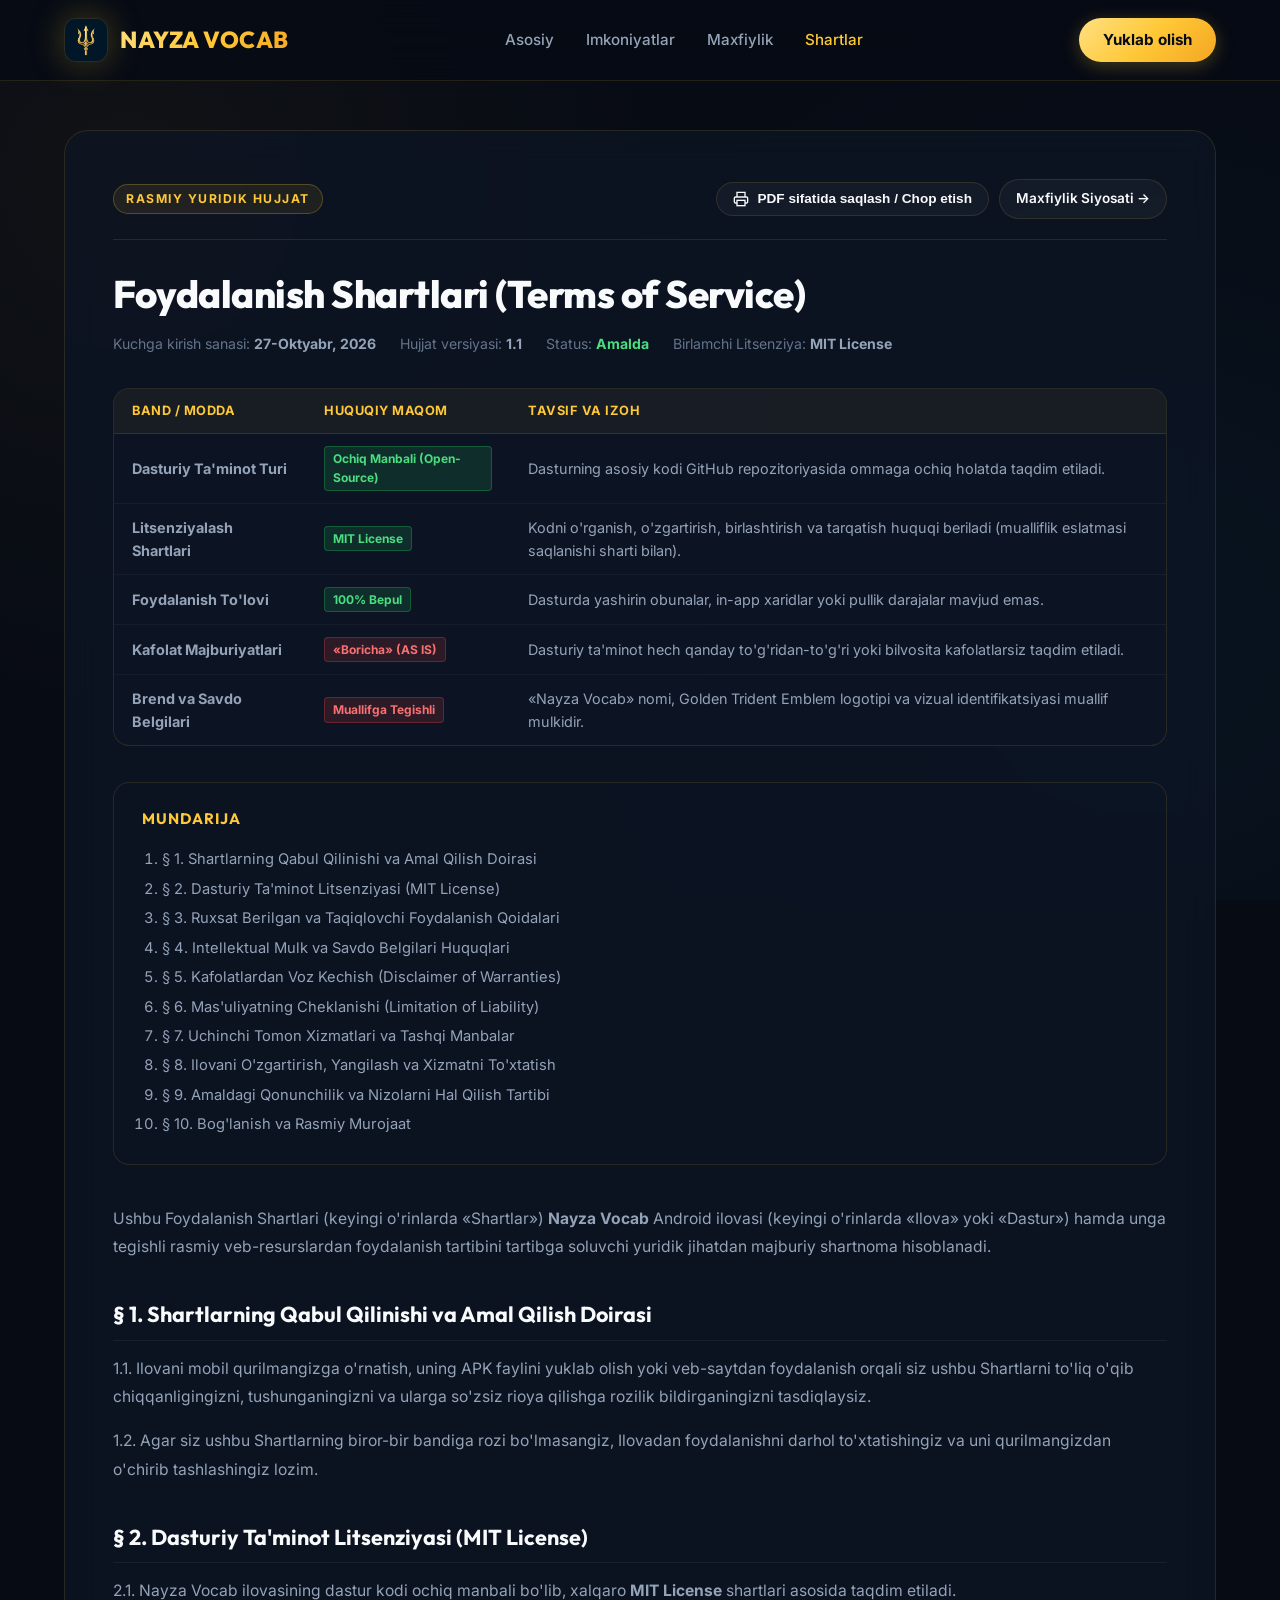
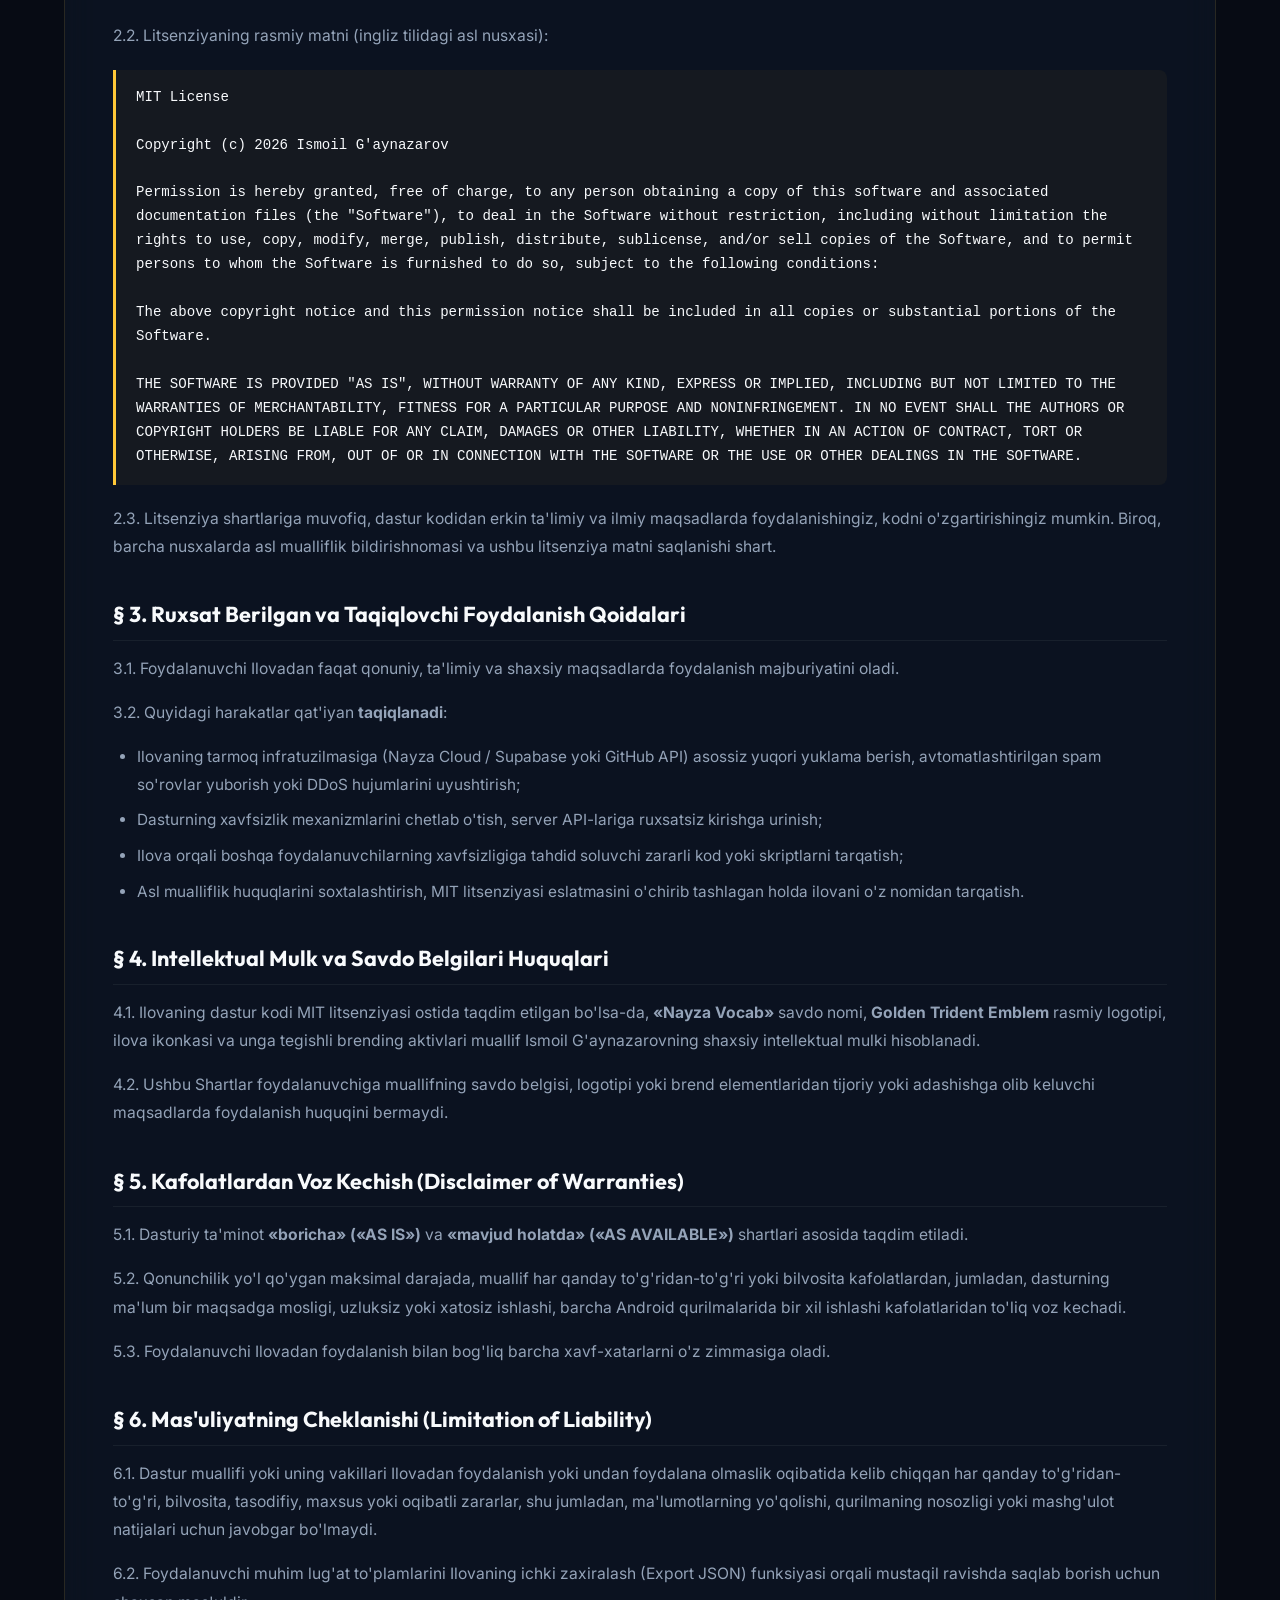
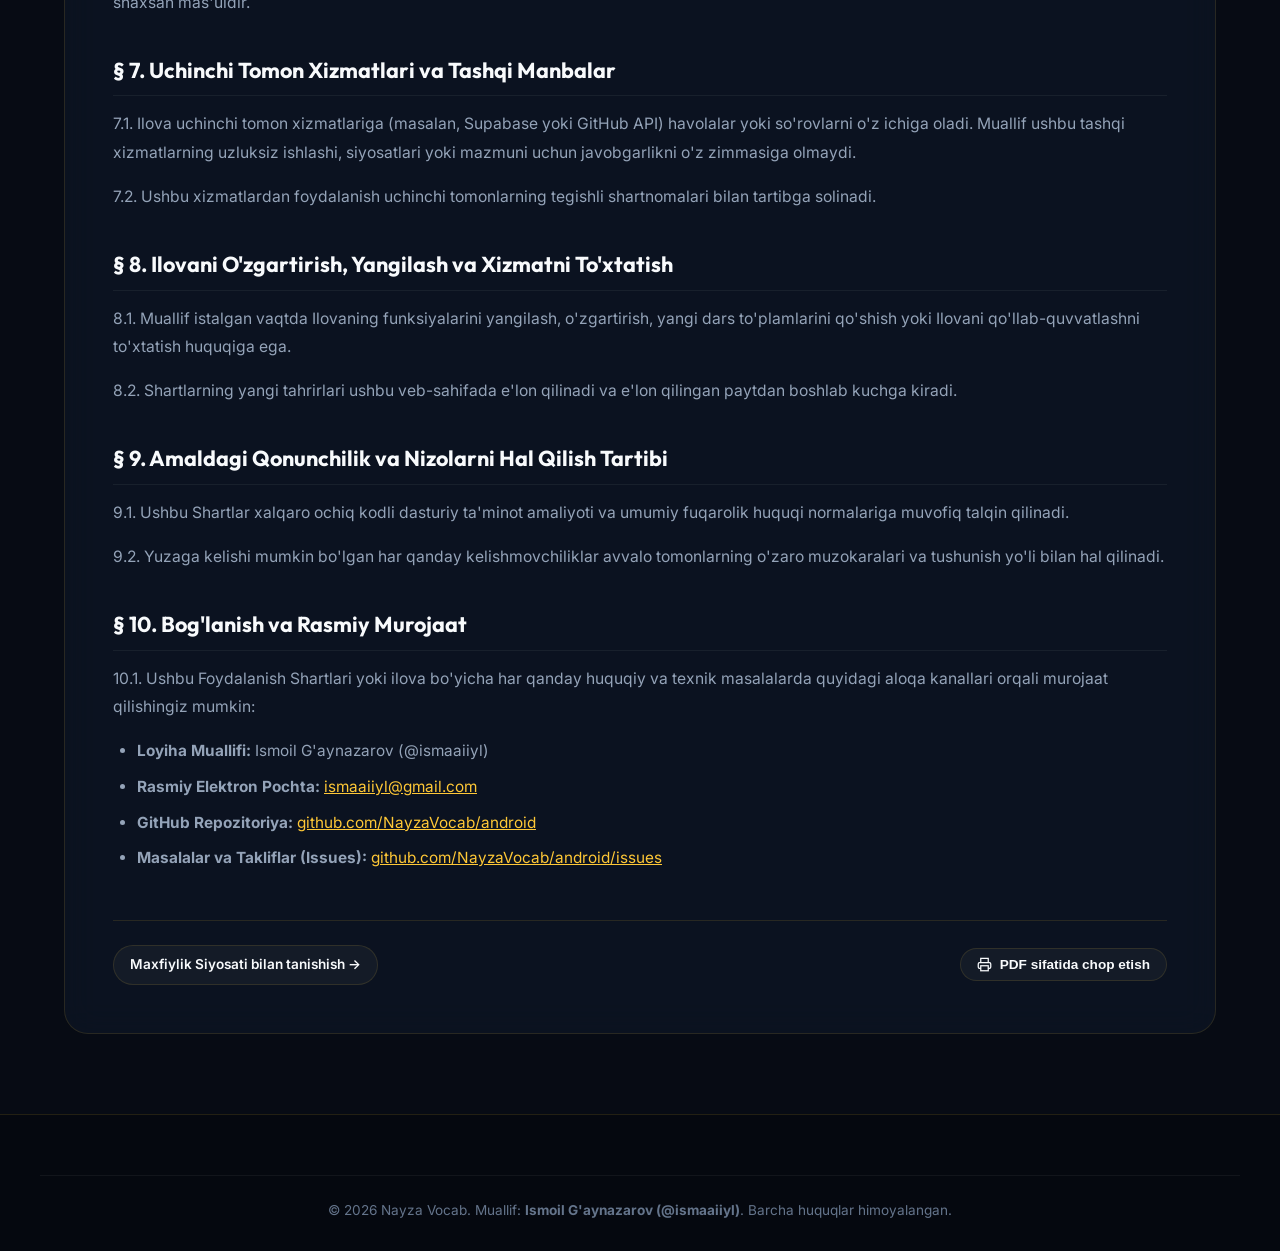
<file: terms.html>
<!DOCTYPE html>
<html lang="uz">
<head>
  <meta charset="UTF-8">
  <meta name="viewport" content="width=device-width, initial-scale=1.0">
  <title>Foydalanish Shartlari (Terms of Service) — Nayza Vocab</title>
  <meta name="description" content="Nayza Vocab ilovasining rasmiy foydalanish shartlari: MIT License huquqlari, mas'uliyat chegarasi, qoidalar va uchinchi tomon xizmatlari.">
  <link rel="canonical" href="https://nayzavocab.ismaaiiyl.me/terms">
  <link rel="icon" type="image/png" href="assets/logo.png">
  <link rel="preconnect" href="https://fonts.googleapis.com">
  <link rel="preconnect" href="https://fonts.gstatic.com" crossorigin>
  <link href="https://fonts.googleapis.com/css2?family=Inter:wght@400;500;600;700&family=Outfit:wght@600;700;800&display=swap" rel="stylesheet">
  <link rel="stylesheet" href="css/style.css">
</head>
<body>

  <!-- NAVIGATION -->
  <header class="header">
    <div class="container nav-container">
      <a href="index.html" class="brand">
        <div class="brand-icon"><img src="assets/logo.png" alt="Nayza Vocab Logo"></div>
        <span class="brand-text">NAYZA VOCAB</span>
      </a>
      <nav>
        <ul class="nav-menu">
          <li><a href="index.html#hero" class="nav-link">Asosiy</a></li>
          <li><a href="index.html#features" class="nav-link">Imkoniyatlar</a></li>
          <li><a href="privacy.html" class="nav-link">Maxfiylik</a></li>
          <li><a href="terms.html" class="nav-link active">Shartlar</a></li>
        </ul>
      </nav>
      <a href="index.html#download" class="nav-btn">Yuklab olish</a>
      <button class="menu-toggle" aria-label="Menyu">&#x2630;</button>
    </div>
  </header>

  <!-- LEGAL CONTENT -->
  <main class="legal-page">
    <div class="container">
      <article class="legal-content">

        <!-- HEADER META BAR -->
        <div class="legal-header-meta">
          <div>
            <span class="legal-badge-pill">Rasmiy Yuridik Hujjat</span>
          </div>
          <div class="legal-actions">
            <button type="button" onclick="window.print()" class="btn-legal-action" title="Hujjatni PDF sifatida saqlash yoki chop etish">
              <svg width="16" height="16" viewBox="0 0 24 24" fill="none" stroke="currentColor" stroke-width="2">
                <polyline points="6 9 6 2 18 2 18 9"></polyline>
                <path d="M6 18H4a2 2 0 0 1-2-2v-5a2 2 0 0 1 2-2h16a2 2 0 0 1 2 2v5a2 2 0 0 1-2 2h-2"></path>
                <rect x="6" y="14" width="12" height="8"></rect>
              </svg>
              <span>PDF sifatida saqlash / Chop etish</span>
            </button>
            <a href="privacy.html" class="btn-legal-action">
              <span>Maxfiylik Siyosati &rarr;</span>
            </a>
          </div>
        </div>

        <h1 class="legal-title">Foydalanish Shartlari (Terms of Service)</h1>

        <div class="legal-meta-row">
          <div class="legal-meta-item">Kuchga kirish sanasi: <strong>27-Oktyabr, 2026</strong></div>
          <div class="legal-meta-item">Hujjat versiyasi: <strong>1.1</strong></div>
          <div class="legal-meta-item">Status: <strong style="color: #4ade80;">Amalda</strong></div>
          <div class="legal-meta-item">Birlamchi Litsenziya: <strong>MIT License</strong></div>
        </div>

        <!-- EXECUTIVE SUMMARY TABLE -->
        <div class="legal-summary-box">
          <table class="legal-summary-table">
            <thead>
              <tr>
                <th>Band / Modda</th>
                <th>Huquqiy Maqom</th>
                <th>Tavsif va Izoh</th>
              </tr>
            </thead>
            <tbody>
              <tr>
                <td><strong>Dasturiy Ta'minot Turi</strong></td>
                <td><span class="legal-status-tag yes">Ochiq Manbali (Open-Source)</span></td>
                <td>Dasturning asosiy kodi GitHub repozitoriyasida ommaga ochiq holatda taqdim etiladi.</td>
              </tr>
              <tr>
                <td><strong>Litsenziyalash Shartlari</strong></td>
                <td><span class="legal-status-tag yes">MIT License</span></td>
                <td>Kodni o'rganish, o'zgartirish, birlashtirish va tarqatish huquqi beriladi (mualliflik eslatmasi saqlanishi sharti bilan).</td>
              </tr>
              <tr>
                <td><strong>Foydalanish To'lovi</strong></td>
                <td><span class="legal-status-tag yes">100% Bepul</span></td>
                <td>Dasturda yashirin obunalar, in-app xaridlar yoki pullik darajalar mavjud emas.</td>
              </tr>
              <tr>
                <td><strong>Kafolat Majburiyatlari</strong></td>
                <td><span class="legal-status-tag no">&laquo;Boricha&raquo; (AS IS)</span></td>
                <td>Dasturiy ta'minot hech qanday to'g'ridan-to'g'ri yoki bilvosita kafolatlarsiz taqdim etiladi.</td>
              </tr>
              <tr>
                <td><strong>Brend va Savdo Belgilari</strong></td>
                <td><span class="legal-status-tag no">Muallifga Tegishli</span></td>
                <td>&laquo;Nayza Vocab&raquo; nomi, Golden Trident Emblem logotipi va vizual identifikatsiyasi muallif mulkidir.</td>
              </tr>
            </tbody>
          </table>
        </div>

        <!-- TABLE OF CONTENTS -->
        <nav class="legal-toc" aria-label="Hujjat Mundarijasi">
          <div class="legal-toc-title">Mundarija</div>
          <ol class="legal-toc-list">
            <li><a href="#terms-1">&sect; 1. Shartlarning Qabul Qilinishi va Amal Qilish Doirasi</a></li>
            <li><a href="#terms-2">&sect; 2. Dasturiy Ta'minot Litsenziyasi (MIT License)</a></li>
            <li><a href="#terms-3">&sect; 3. Ruxsat Berilgan va Taqiqlovchi Foydalanish Qoidalari</a></li>
            <li><a href="#terms-4">&sect; 4. Intellektual Mulk va Savdo Belgilari Huquqlari</a></li>
            <li><a href="#terms-5">&sect; 5. Kafolatlardan Voz Kechish (Disclaimer of Warranties)</a></li>
            <li><a href="#terms-6">&sect; 6. Mas'uliyatning Cheklanishi (Limitation of Liability)</a></li>
            <li><a href="#terms-7">&sect; 7. Uchinchi Tomon Xizmatlari va Tashqi Manbalar</a></li>
            <li><a href="#terms-8">&sect; 8. Ilovani O'zgartirish, Yangilash va Xizmatni To'xtatish</a></li>
            <li><a href="#terms-9">&sect; 9. Amaldagi Qonunchilik va Nizolarni Hal Qilish Tartibi</a></li>
            <li><a href="#terms-10">&sect; 10. Bog'lanish va Rasmiy Murojaat</a></li>
          </ol>
        </nav>

        <!-- LEGAL BODY -->
        <div class="legal-body">

          <p>
            Ushbu Foydalanish Shartlari (keyingi o'rinlarda &laquo;Shartlar&raquo;) <strong>Nayza Vocab</strong> Android 
            ilovasi (keyingi o'rinlarda &laquo;Ilova&raquo; yoki &laquo;Dastur&raquo;) hamda unga tegishli rasmiy veb-resurslardan 
            foydalanish tartibini tartibga soluvchi yuridik jihatdan majburiy shartnoma hisoblanadi.
          </p>

          <h2 id="terms-1">&sect; 1. Shartlarning Qabul Qilinishi va Amal Qilish Doirasi</h2>
          <p>
            1.1. Ilovani mobil qurilmangizga o'rnatish, uning APK faylini yuklab olish yoki veb-saytdan foydalanish orqali 
            siz ushbu Shartlarni to'liq o'qib chiqqanligingizni, tushunganingizni va ularga so'zsiz rioya qilishga rozilik 
            bildirganingizni tasdiqlaysiz.
          </p>
          <p>
            1.2. Agar siz ushbu Shartlarning biror-bir bandiga rozi bo'lmasangiz, Ilovadan foydalanishni darhol to'xtatishingiz 
            va uni qurilmangizdan o'chirib tashlashingiz lozim.
          </p>

          <h2 id="terms-2">&sect; 2. Dasturiy Ta'minot Litsenziyasi (MIT License)</h2>
          <p>
            2.1. Nayza Vocab ilovasining dastur kodi ochiq manbali bo'lib, xalqaro <strong>MIT License</strong> shartlari 
            asosida taqdim etiladi.
          </p>
          <p>
            2.2. Litsenziyaning rasmiy matni (ingliz tilidagi asl nusxasi):
          </p>

          <div class="legal-quote" style="font-family: monospace; font-size: 0.88rem;">
            MIT License<br><br>
            Copyright (c) 2026 Ismoil G'aynazarov<br><br>
            Permission is hereby granted, free of charge, to any person obtaining a copy
            of this software and associated documentation files (the "Software"), to deal
            in the Software without restriction, including without limitation the rights
            to use, copy, modify, merge, publish, distribute, sublicense, and/or sell
            copies of the Software, and to permit persons to whom the Software is
            furnished to do so, subject to the following conditions:<br><br>
            The above copyright notice and this permission notice shall be included in all
            copies or substantial portions of the Software.<br><br>
            THE SOFTWARE IS PROVIDED "AS IS", WITHOUT WARRANTY OF ANY KIND, EXPRESS OR
            IMPLIED, INCLUDING BUT NOT LIMITED TO THE WARRANTIES OF MERCHANTABILITY,
            FITNESS FOR A PARTICULAR PURPOSE AND NONINFRINGEMENT. IN NO EVENT SHALL THE
            AUTHORS OR COPYRIGHT HOLDERS BE LIABLE FOR ANY CLAIM, DAMAGES OR OTHER
            LIABILITY, WHETHER IN AN ACTION OF CONTRACT, TORT OR OTHERWISE, ARISING FROM,
            OUT OF OR IN CONNECTION WITH THE SOFTWARE OR THE USE OR OTHER DEALINGS IN THE
            SOFTWARE.
          </div>

          <p>
            2.3. Litsenziya shartlariga muvofiq, dastur kodidan erkin ta'limiy va ilmiy maqsadlarda foydalanishingiz, 
            kodni o'zgartirishingiz mumkin. Biroq, barcha nusxalarda asl mualliflik bildirishnomasi va ushbu litsenziya 
            matni saqlanishi shart.
          </p>

          <h2 id="terms-3">&sect; 3. Ruxsat Berilgan va Taqiqlovchi Foydalanish Qoidalari</h2>
          <p>
            3.1. Foydalanuvchi Ilovadan faqat qonuniy, ta'limiy va shaxsiy maqsadlarda foydalanish majburiyatini oladi.
          </p>
          <p>
            3.2. Quyidagi harakatlar qat'iyan <strong>taqiqlanadi</strong>:
          </p>
          <ul>
            <li>Ilovaning tarmoq infratuzilmasiga (Nayza Cloud / Supabase yoki GitHub API) asossiz yuqori yuklama berish, avtomatlashtirilgan spam so'rovlar yuborish yoki DDoS hujumlarini uyushtirish;</li>
            <li>Dasturning xavfsizlik mexanizmlarini chetlab o'tish, server API-lariga ruxsatsiz kirishga urinish;</li>
            <li>Ilova orqali boshqa foydalanuvchilarning xavfsizligiga tahdid soluvchi zararli kod yoki skriptlarni tarqatish;</li>
            <li>Asl mualliflik huquqlarini soxtalashtirish, MIT litsenziyasi eslatmasini o'chirib tashlagan holda ilovani o'z nomidan tarqatish.</li>
          </ul>

          <h2 id="terms-4">&sect; 4. Intellektual Mulk va Savdo Belgilari Huquqlari</h2>
          <p>
            4.1. Ilovaning dastur kodi MIT litsenziyasi ostida taqdim etilgan bo'lsa-da, <strong>&laquo;Nayza Vocab&raquo;</strong> 
            savdo nomi, <strong>Golden Trident Emblem</strong> rasmiy logotipi, ilova ikonkasi va unga tegishli brending 
            aktivlari muallif Ismoil G'aynazarovning shaxsiy intellektual mulki hisoblanadi.
          </p>
          <p>
            4.2. Ushbu Shartlar foydalanuvchiga muallifning savdo belgisi, logotipi yoki brend elementlaridan tijoriy yoki 
            adashishga olib keluvchi maqsadlarda foydalanish huquqini bermaydi.
          </p>

          <h2 id="terms-5">&sect; 5. Kafolatlardan Voz Kechish (Disclaimer of Warranties)</h2>
          <p>
            5.1. Dasturiy ta'minot <strong>&laquo;boricha&raquo; (&laquo;AS IS&raquo;)</strong> va <strong>&laquo;mavjud holatda&raquo; (&laquo;AS AVAILABLE&raquo;)</strong> 
            shartlari asosida taqdim etiladi.
          </p>
          <p>
            5.2. Qonunchilik yo'l qo'ygan maksimal darajada, muallif har qanday to'g'ridan-to'g'ri yoki bilvosita kafolatlardan, 
            jumladan, dasturning ma'lum bir maqsadga mosligi, uzluksiz yoki xatosiz ishlashi, barcha Android qurilmalarida 
            bir xil ishlashi kafolatlaridan to'liq voz kechadi.
          </p>
          <p>
            5.3. Foydalanuvchi Ilovadan foydalanish bilan bog'liq barcha xavf-xatarlarni o'z zimmasiga oladi.
          </p>

          <h2 id="terms-6">&sect; 6. Mas'uliyatning Cheklanishi (Limitation of Liability)</h2>
          <p>
            6.1. Dastur muallifi yoki uning vakillari Ilovadan foydalanish yoki undan foydalana olmaslik oqibatida kelib chiqqan 
            har qanday to'g'ridan-to'g'ri, bilvosita, tasodifiy, maxsus yoki oqibatli zararlar, shu jumladan, ma'lumotlarning 
            yo'qolishi, qurilmaning nosozligi yoki mashg'ulot natijalari uchun javobgar bo'lmaydi.
          </p>
          <p>
            6.2. Foydalanuvchi muhim lug'at to'plamlarini Ilovaning ichki zaxiralash (Export JSON) funksiyasi orqali mustaqil 
            ravishda saqlab borish uchun shaxsan mas'uldir.
          </p>

          <h2 id="terms-7">&sect; 7. Uchinchi Tomon Xizmatlari va Tashqi Manbalar</h2>
          <p>
            7.1. Ilova uchinchi tomon xizmatlariga (masalan, Supabase yoki GitHub API) havolalar yoki so'rovlarni o'z ichiga oladi. 
            Muallif ushbu tashqi xizmatlarning uzluksiz ishlashi, siyosatlari yoki mazmuni uchun javobgarlikni o'z zimmasiga olmaydi.
          </p>
          <p>
            7.2. Ushbu xizmatlardan foydalanish uchinchi tomonlarning tegishli shartnomalari bilan tartibga solinadi.
          </p>

          <h2 id="terms-8">&sect; 8. Ilovani O'zgartirish, Yangilash va Xizmatni To'xtatish</h2>
          <p>
            8.1. Muallif istalgan vaqtda Ilovaning funksiyalarini yangilash, o'zgartirish, yangi dars to'plamlarini qo'shish 
            yoki Ilovani qo'llab-quvvatlashni to'xtatish huquqiga ega.
          </p>
          <p>
            8.2. Shartlarning yangi tahrirlari ushbu veb-sahifada e'lon qilinadi va e'lon qilingan paytdan boshlab kuchga kiradi.
          </p>

          <h2 id="terms-9">&sect; 9. Amaldagi Qonunchilik va Nizolarni Hal Qilish Tartibi</h2>
          <p>
            9.1. Ushbu Shartlar xalqaro ochiq kodli dasturiy ta'minot amaliyoti va umumiy fuqarolik huquqi normalariga 
            muvofiq talqin qilinadi.
          </p>
          <p>
            9.2. Yuzaga kelishi mumkin bo'lgan har qanday kelishmovchiliklar avvalo tomonlarning o'zaro muzokaralari va 
            tushunish yo'li bilan hal qilinadi.
          </p>

          <h2 id="terms-10">&sect; 10. Bog'lanish va Rasmiy Murojaat</h2>
          <p>
            10.1. Ushbu Foydalanish Shartlari yoki ilova bo'yicha har qanday huquqiy va texnik masalalarda quyidagi aloqa 
            kanallari orqali murojaat qilishingiz mumkin:
          </p>
          <ul>
            <li><strong>Loyiha Muallifi:</strong> Ismoil G'aynazarov (@ismaaiiyl)</li>
            <li><strong>Rasmiy Elektron Pochta:</strong> <a href="mailto:ismaaiiyl@gmail.com" style="color: var(--gold-primary);">ismaaiiyl@gmail.com</a></li>
            <li><strong>GitHub Repozitoriya:</strong> <a href="https://github.com/NayzaVocab/android" target="_blank" rel="noopener" style="color: var(--gold-primary);">github.com/NayzaVocab/android</a></li>
            <li><strong>Masalalar va Takliflar (Issues):</strong> <a href="https://github.com/NayzaVocab/android/issues" target="_blank" rel="noopener" style="color: var(--gold-primary);">github.com/NayzaVocab/android/issues</a></li>
          </ul>

        </div>

        <!-- FOOTER SWITCH -->
        <div class="legal-footer-switch">
          <div>
            <a href="privacy.html" class="btn-legal-action">
              <span>Maxfiylik Siyosati bilan tanishish &rarr;</span>
            </a>
          </div>
          <div>
            <button type="button" onclick="window.print()" class="btn-legal-action">
              <svg width="15" height="15" viewBox="0 0 24 24" fill="none" stroke="currentColor" stroke-width="2">
                <polyline points="6 9 6 2 18 2 18 9"></polyline>
                <path d="M6 18H4a2 2 0 0 1-2-2v-5a2 2 0 0 1 2-2h16a2 2 0 0 1 2 2v5a2 2 0 0 1-2 2h-2"></path>
                <rect x="6" y="14" width="12" height="8"></rect>
              </svg>
              <span>PDF sifatida chop etish</span>
            </button>
          </div>
        </div>

      </article>
    </div>
  </main>

  <!-- FOOTER -->
  <footer class="footer">
    <div class="container footer-bottom">
      <p>&copy; <span id="current-year">2026</span> Nayza Vocab. Muallif: <strong>Ismoil G'aynazarov (@ismaaiiyl)</strong>. Barcha huquqlar himoyalangan.</p>
    </div>
  </footer>

  <script src="js/app.js"></script>
</body>
</html>
</file>
<file: css/style.css>
/* ==========================================================================
   NAYZA VOCAB — ULTRA-PREMIUM DESIGN SYSTEM
   Palette: Deep Navy (#070B14) + Electric Gold (#FFC837 / #F5A623) + Glassmorphism
   Fonts: Outfit (Headings) & Inter (Body)
   ========================================================================== */

:root {
  --bg-main: #070B14;
  --bg-surface: #0E1626;
  --bg-card: rgba(14, 22, 38, 0.7);
  --bg-card-hover: rgba(22, 34, 58, 0.85);
  
  --border-subtle: rgba(255, 200, 55, 0.12);
  --border-focus: rgba(255, 200, 55, 0.5);

  --gold-primary: #FFC837;
  --gold-secondary: #F5A623;
  --gold-gradient: linear-gradient(135deg, #FFE082 0%, #FFC837 50%, #F5A623 100%);
  --gold-glow: 0 0 35px rgba(255, 200, 55, 0.28);
  --blue-glow: 0 0 45px rgba(56, 189, 248, 0.12);

  --text-main: #F8FAFC;
  --text-muted: #94A3B8;
  --text-dim: #64748B;

  --font-heading: 'Outfit', sans-serif;
  --font-body: 'Inter', sans-serif;

  --radius-sm: 8px;
  --radius-md: 16px;
  --radius-lg: 24px;
  --radius-pill: 9999px;

  --transition: all 0.3s cubic-bezier(0.16, 1, 0.3, 1);
}

*, *::before, *::after {
  margin: 0;
  padding: 0;
  box-sizing: border-box;
}

html {
  scroll-behavior: smooth;
  font-size: 16px;
}

body {
  font-family: var(--font-body);
  background-color: var(--bg-main);
  color: var(--text-main);
  line-height: 1.6;
  overflow-x: hidden;
  background-image: 
    radial-gradient(circle at 10% 20%, rgba(255, 200, 55, 0.04) 0%, transparent 40%),
    radial-gradient(circle at 90% 70%, rgba(14, 165, 233, 0.05) 0%, transparent 50%);
  background-attachment: fixed;
}

.container {
  width: 100%;
  max-width: 1200px;
  margin: 0 auto;
  padding: 0 24px;
}

/* ================= HEADER / NAVBAR ================= */
.header {
  position: fixed;
  top: 0;
  left: 0;
  width: 100%;
  z-index: 1000;
  background: rgba(7, 11, 20, 0.85);
  backdrop-filter: blur(20px);
  border-bottom: 1px solid var(--border-subtle);
  transition: var(--transition);
}

.nav-container {
  display: flex;
  align-items: center;
  justify-content: space-between;
  height: 80px;
}

.brand {
  display: flex;
  align-items: center;
  gap: 12px;
  text-decoration: none;
  color: var(--text-main);
}

.brand-icon {
  width: 44px;
  height: 44px;
  border-radius: 12px;
  background: var(--bg-surface);
  border: 1px solid var(--border-subtle);
  display: flex;
  align-items: center;
  justify-content: center;
  box-shadow: var(--gold-glow);
  overflow: hidden;
}

.brand-icon img {
  width: 100%;
  height: 100%;
  object-fit: cover;
}

.brand-text {
  font-family: var(--font-heading);
  font-weight: 800;
  font-size: 1.45rem;
  letter-spacing: 0.5px;
  background: var(--gold-gradient);
  -webkit-background-clip: text;
  -webkit-text-fill-color: transparent;
}

.nav-menu {
  display: flex;
  align-items: center;
  list-style: none;
  gap: 32px;
}

.nav-link {
  text-decoration: none;
  color: var(--text-muted);
  font-size: 0.95rem;
  font-weight: 500;
  transition: var(--transition);
}

.nav-link:hover, .nav-link.active {
  color: var(--gold-primary);
}

.nav-btn {
  display: inline-flex;
  align-items: center;
  gap: 8px;
  background: var(--gold-gradient);
  color: #070B14;
  padding: 10px 24px;
  border-radius: var(--radius-pill);
  font-weight: 700;
  font-size: 0.95rem;
  text-decoration: none;
  transition: var(--transition);
  box-shadow: 0 4px 18px rgba(255, 200, 55, 0.25);
}

.nav-btn:hover {
  transform: translateY(-2px);
  box-shadow: 0 8px 24px rgba(255, 200, 55, 0.45);
}

.menu-toggle {
  display: none;
  background: none;
  border: none;
  color: var(--text-main);
  font-size: 1.6rem;
  cursor: pointer;
}

/* ================= HERO SECTION ================= */
.hero {
  padding: 160px 0 100px;
  position: relative;
}

.hero-grid {
  display: grid;
  grid-template-columns: 1.15fr 0.85fr;
  align-items: center;
  gap: 60px;
}

.hero-badge {
  display: inline-flex;
  align-items: center;
  gap: 10px;
  background: rgba(255, 200, 55, 0.08);
  border: 1px solid var(--border-subtle);
  padding: 8px 18px;
  border-radius: var(--radius-pill);
  font-size: 0.85rem;
  font-weight: 600;
  color: var(--gold-primary);
  margin-bottom: 24px;
}

.badge-pulse {
  width: 8px;
  height: 8px;
  background: var(--gold-primary);
  border-radius: 50%;
  box-shadow: 0 0 10px var(--gold-primary);
  animation: pulse 2s infinite;
}

@keyframes pulse {
  0% { transform: scale(0.95); opacity: 0.8; }
  50% { transform: scale(1.3); opacity: 1; }
  100% { transform: scale(0.95); opacity: 0.8; }
}

.hero-title {
  font-family: var(--font-heading);
  font-size: 3.6rem;
  line-height: 1.15;
  font-weight: 800;
  margin-bottom: 20px;
  letter-spacing: -1px;
}

.hero-title span {
  background: var(--gold-gradient);
  -webkit-background-clip: text;
  -webkit-text-fill-color: transparent;
}

.hero-desc {
  font-size: 1.15rem;
  color: var(--text-muted);
  margin-bottom: 36px;
  max-width: 540px;
  line-height: 1.7;
}

.hero-actions {
  display: flex;
  flex-wrap: wrap;
  gap: 16px;
  margin-bottom: 36px;
}

.btn-primary {
  display: inline-flex;
  align-items: center;
  gap: 12px;
  background: var(--gold-gradient);
  color: #070B14;
  padding: 16px 34px;
  border-radius: var(--radius-pill);
  font-weight: 700;
  font-size: 1.05rem;
  text-decoration: none;
  transition: var(--transition);
  box-shadow: 0 8px 30px rgba(255, 200, 55, 0.35);
  border: none;
  cursor: pointer;
}

.btn-primary:hover {
  transform: translateY(-3px) scale(1.02);
  box-shadow: 0 12px 38px rgba(255, 200, 55, 0.55);
}

.btn-secondary {
  display: inline-flex;
  align-items: center;
  gap: 10px;
  background: rgba(255, 255, 255, 0.05);
  color: var(--text-main);
  padding: 16px 28px;
  border-radius: var(--radius-pill);
  font-weight: 600;
  font-size: 1.05rem;
  text-decoration: none;
  border: 1px solid rgba(255, 255, 255, 0.1);
  transition: var(--transition);
}

.btn-secondary:hover {
  background: rgba(255, 255, 255, 0.1);
  border-color: var(--gold-primary);
  transform: translateY(-3px);
}

.release-meta {
  display: flex;
  align-items: center;
  gap: 20px;
  font-size: 0.85rem;
  color: var(--text-dim);
}

.release-meta span {
  display: inline-flex;
  align-items: center;
  gap: 6px;
}

/* Phone Mockup Frame */
.hero-visual {
  position: relative;
  display: flex;
  flex-direction: column;
  align-items: center;
}

.mockup-container {
  position: relative;
  width: 310px;
  height: 630px;
  background: #000;
  border-radius: 46px;
  border: 10px solid #1A2538;
  box-shadow: 0 25px 65px rgba(0, 0, 0, 0.8), var(--gold-glow);
  overflow: hidden;
  transition: var(--transition);
}

.mockup-notch {
  position: absolute;
  top: 0;
  left: 50%;
  transform: translateX(-50%);
  width: 120px;
  height: 22px;
  background: #1A2538;
  border-bottom-left-radius: 14px;
  border-bottom-right-radius: 14px;
  z-index: 10;
}

.mockup-screen {
  width: 100%;
  height: 100%;
  object-fit: cover;
  display: block;
  transition: opacity 0.3s ease;
}

.mockup-tabs {
  display: flex;
  flex-wrap: wrap;
  justify-content: center;
  gap: 8px;
  margin-top: 22px;
  background: rgba(14, 22, 38, 0.85);
  padding: 6px;
  border-radius: var(--radius-pill);
  border: 1px solid var(--border-subtle);
  max-width: 440px;
}

.mockup-tab-btn {
  background: none;
  border: none;
  color: var(--text-dim);
  padding: 8px 15px;
  border-radius: var(--radius-pill);
  font-size: 0.84rem;
  font-weight: 600;
  cursor: pointer;
  transition: var(--transition);
  white-space: nowrap;
}

.mockup-tab-btn:hover {
  color: var(--text-main);
}

.mockup-tab-btn.active {
  background: var(--gold-gradient);
  color: #070B14;
  font-weight: 700;
  box-shadow: 0 4px 14px rgba(255, 200, 55, 0.35);
}

.mockup-caption {
  margin-top: 14px;
  font-size: 0.9rem;
  color: var(--text-muted);
  text-align: center;
  max-width: 380px;
  line-height: 1.5;
  min-height: 44px;
  transition: opacity 0.25s ease;
}

.mockup-caption strong {
  color: var(--gold-primary);
}

/* ================= SECTION HEADINGS ================= */
.section-header {
  text-align: center;
  max-width: 680px;
  margin: 0 auto 60px;
}

.section-tag {
  display: inline-block;
  font-size: 0.85rem;
  font-weight: 700;
  text-transform: uppercase;
  letter-spacing: 1.5px;
  color: var(--gold-primary);
  margin-bottom: 12px;
}

.section-title {
  font-family: var(--font-heading);
  font-size: 2.6rem;
  font-weight: 800;
  letter-spacing: -0.5px;
  margin-bottom: 16px;
}

.section-desc {
  font-size: 1.1rem;
  color: var(--text-muted);
}

/* ================= FEATURES SECTION ================= */
.features {
  padding: 100px 0;
  position: relative;
}

.features-grid {
  display: grid;
  grid-template-columns: repeat(3, 1fr);
  gap: 28px;
}

.feature-card {
  background: var(--bg-card);
  border: 1px solid var(--border-subtle);
  border-radius: var(--radius-lg);
  padding: 36px 28px;
  backdrop-filter: blur(12px);
  transition: var(--transition);
  position: relative;
  overflow: hidden;
}

.feature-card::before {
  content: '';
  position: absolute;
  top: 0;
  left: 0;
  width: 100%;
  height: 3px;
  background: var(--gold-gradient);
  opacity: 0;
  transition: var(--transition);
}

.feature-card:hover {
  transform: translateY(-6px);
  border-color: var(--border-focus);
  background: var(--bg-card-hover);
  box-shadow: 0 16px 40px rgba(0, 0, 0, 0.4);
}

.feature-card:hover::before {
  opacity: 1;
}

.feature-icon {
  width: 58px;
  height: 58px;
  border-radius: var(--radius-md);
  background: rgba(255, 200, 55, 0.1);
  border: 1px solid rgba(255, 200, 55, 0.2);
  display: flex;
  align-items: center;
  justify-content: center;
  font-size: 1.8rem;
  margin-bottom: 24px;
  color: var(--gold-primary);
}

.feature-title {
  font-family: var(--font-heading);
  font-size: 1.3rem;
  font-weight: 700;
  margin-bottom: 12px;
}

.feature-desc {
  font-size: 0.95rem;
  color: var(--text-muted);
  line-height: 1.6;
}

/* ================= HOW IT WORKS (STEPS) ================= */
.steps {
  padding: 100px 0;
  background: linear-gradient(180deg, transparent, rgba(14, 22, 38, 0.4), transparent);
}

.steps-grid {
  display: grid;
  grid-template-columns: repeat(3, 1fr);
  gap: 32px;
}

.step-card {
  background: var(--bg-card);
  border: 1px solid var(--border-subtle);
  border-radius: var(--radius-lg);
  padding: 36px 28px;
  position: relative;
}

.step-number {
  font-family: var(--font-heading);
  font-size: 2.8rem;
  font-weight: 900;
  background: var(--gold-gradient);
  -webkit-background-clip: text;
  -webkit-text-fill-color: transparent;
  line-height: 1;
  margin-bottom: 16px;
}

.step-title {
  font-size: 1.25rem;
  font-weight: 700;
  margin-bottom: 10px;
}

.step-desc {
  font-size: 0.95rem;
  color: var(--text-muted);
  line-height: 1.6;
}

/* ================= FAQ SECTION ================= */
.faq {
  padding: 100px 0;
}

.faq-list {
  max-width: 800px;
  margin: 0 auto;
  display: flex;
  flex-direction: column;
  gap: 16px;
}

.faq-item {
  background: var(--bg-card);
  border: 1px solid var(--border-subtle);
  border-radius: var(--radius-md);
  overflow: hidden;
  transition: var(--transition);
}

.faq-question {
  width: 100%;
  padding: 22px 28px;
  text-align: left;
  background: none;
  border: none;
  color: var(--text-main);
  font-family: var(--font-heading);
  font-size: 1.15rem;
  font-weight: 600;
  cursor: pointer;
  display: flex;
  justify-content: space-between;
  align-items: center;
}

.faq-chevron {
  transition: var(--transition);
  font-size: 1.2rem;
  color: var(--gold-primary);
}

.faq-item.active .faq-chevron {
  transform: rotate(180deg);
}

.faq-answer {
  max-height: 0;
  overflow: hidden;
  transition: max-height 0.3s ease;
  padding: 0 28px;
  color: var(--text-muted);
  font-size: 0.95rem;
  line-height: 1.7;
}

.faq-item.active .faq-answer {
  padding-bottom: 22px;
}

/* ================= CTA BANNER ================= */
.cta-banner {
  padding: 80px 0 120px;
}

.cta-box {
  background: linear-gradient(135deg, rgba(255, 200, 55, 0.12), rgba(14, 22, 38, 0.9));
  border: 1px solid var(--border-focus);
  border-radius: var(--radius-lg);
  padding: 60px 40px;
  text-align: center;
  box-shadow: var(--gold-glow);
}

.cta-title {
  font-family: var(--font-heading);
  font-size: 2.5rem;
  font-weight: 800;
  margin-bottom: 16px;
}

.cta-desc {
  font-size: 1.1rem;
  color: var(--text-muted);
  max-width: 600px;
  margin: 0 auto 36px;
}

/* ================= LEGAL PAGES (PRIVACY & TERMS) ================= */
.legal-page {
  padding: 130px 0 80px;
}

.legal-content {
  background: var(--bg-card);
  border: 1px solid var(--border-subtle);
  border-radius: var(--radius-lg);
  padding: 48px;
  backdrop-filter: blur(16px);
}

.legal-header-meta {
  display: flex;
  justify-content: space-between;
  align-items: center;
  flex-wrap: wrap;
  gap: 16px;
  margin-bottom: 24px;
  padding-bottom: 20px;
  border-bottom: 1px solid var(--border-subtle);
}

.legal-badge-pill {
  display: inline-block;
  background: rgba(255, 200, 55, 0.08);
  border: 1px solid rgba(255, 200, 55, 0.25);
  color: var(--gold-primary);
  font-size: 0.76rem;
  font-weight: 700;
  text-transform: uppercase;
  letter-spacing: 1.5px;
  padding: 4px 12px;
  border-radius: var(--radius-pill);
}

.legal-actions {
  display: flex;
  align-items: center;
  gap: 10px;
  flex-wrap: wrap;
}

.btn-legal-action {
  display: inline-flex;
  align-items: center;
  gap: 8px;
  background: rgba(255, 255, 255, 0.04);
  border: 1px solid var(--border-subtle);
  color: var(--text-main);
  padding: 8px 16px;
  border-radius: var(--radius-pill);
  font-size: 0.85rem;
  font-weight: 600;
  text-decoration: none;
  cursor: pointer;
  transition: var(--transition);
}

.btn-legal-action:hover {
  background: rgba(255, 200, 55, 0.1);
  border-color: var(--gold-primary);
  color: var(--gold-primary);
}

.legal-title {
  font-family: var(--font-heading);
  font-size: 2.4rem;
  font-weight: 800;
  color: var(--text-main);
  letter-spacing: -0.5px;
  margin-bottom: 8px;
}

.legal-meta-row {
  display: flex;
  flex-wrap: wrap;
  gap: 16px 24px;
  font-size: 0.88rem;
  color: var(--text-dim);
  margin-bottom: 32px;
}

.legal-meta-item strong {
  color: var(--text-muted);
}

/* Formal Legal Summary Table */
.legal-summary-box {
  background: rgba(14, 22, 38, 0.5);
  border: 1px solid var(--border-subtle);
  border-radius: var(--radius-md);
  overflow-x: auto;
  margin: 28px 0 36px;
}

.legal-summary-table {
  width: 100%;
  border-collapse: collapse;
  font-size: 0.9rem;
  text-align: left;
}

.legal-summary-table th {
  background: rgba(255, 200, 55, 0.05);
  color: var(--gold-primary);
  font-weight: 700;
  padding: 12px 18px;
  border-bottom: 1px solid var(--border-subtle);
  font-size: 0.8rem;
  text-transform: uppercase;
  letter-spacing: 0.5px;
}

.legal-summary-table td {
  padding: 12px 18px;
  border-bottom: 1px solid rgba(255, 255, 255, 0.04);
  color: var(--text-muted);
}

.legal-summary-table tr:last-child td {
  border-bottom: none;
}

.legal-status-tag {
  display: inline-block;
  font-size: 0.75rem;
  font-weight: 700;
  padding: 2px 8px;
  border-radius: 4px;
}

.legal-status-tag.yes {
  background: rgba(34, 197, 94, 0.15);
  color: #4ade80;
  border: 1px solid rgba(34, 197, 94, 0.3);
}

.legal-status-tag.no {
  background: rgba(239, 68, 68, 0.15);
  color: #f87171;
  border: 1px solid rgba(239, 68, 68, 0.3);
}

/* Table of Contents */
.legal-toc {
  background: rgba(14, 22, 38, 0.4);
  border: 1px solid var(--border-subtle);
  border-radius: var(--radius-md);
  padding: 24px 28px;
  margin-bottom: 40px;
}

.legal-toc-title {
  font-family: var(--font-heading);
  font-size: 0.95rem;
  font-weight: 700;
  color: var(--gold-primary);
  text-transform: uppercase;
  letter-spacing: 1px;
  margin-bottom: 14px;
}

.legal-toc-list {
  padding-left: 20px;
  color: var(--text-muted);
  font-size: 0.92rem;
  line-height: 2;
}

.legal-toc-list a {
  color: var(--text-muted);
  text-decoration: none;
  transition: color 0.2s;
}

.legal-toc-list a:hover {
  color: var(--gold-primary);
  text-decoration: underline;
}

/* Legal Body */
.legal-body {
  color: var(--text-muted);
}

.legal-body h2 {
  font-family: var(--font-heading);
  font-size: 1.35rem;
  font-weight: 700;
  color: var(--text-main);
  margin: 36px 0 14px;
  padding-bottom: 8px;
  border-bottom: 1px solid rgba(255, 255, 255, 0.06);
}

.legal-body h3 {
  font-size: 1.1rem;
  font-weight: 600;
  color: var(--text-main);
  margin: 20px 0 10px;
}

.legal-body p {
  color: var(--text-muted);
  margin-bottom: 16px;
  font-size: 0.98rem;
  line-height: 1.8;
}

.legal-body ul, .legal-body ol {
  padding-left: 24px;
  margin-bottom: 20px;
  line-height: 1.8;
}

.legal-body li {
  margin-bottom: 8px;
  font-size: 0.96rem;
}

.legal-quote {
  background: rgba(255, 200, 55, 0.04);
  border-left: 3px solid var(--gold-primary);
  padding: 16px 20px;
  border-radius: 0 var(--radius-sm) var(--radius-sm) 0;
  margin: 20px 0;
  font-size: 0.92rem;
  line-height: 1.7;
  color: var(--text-main);
}

.legal-table-wrap {
  overflow-x: auto;
  margin: 20px 0 24px;
  border: 1px solid var(--border-subtle);
  border-radius: var(--radius-sm);
}

.legal-data-table {
  width: 100%;
  border-collapse: collapse;
  font-size: 0.88rem;
  text-align: left;
}

.legal-data-table th {
  background: rgba(255, 255, 255, 0.03);
  color: var(--text-main);
  padding: 10px 14px;
  border-bottom: 1px solid var(--border-subtle);
  font-weight: 600;
}

.legal-data-table td {
  padding: 10px 14px;
  border-bottom: 1px solid rgba(255, 255, 255, 0.04);
  color: var(--text-muted);
}

.legal-footer-switch {
  display: flex;
  justify-content: space-between;
  align-items: center;
  flex-wrap: wrap;
  gap: 14px;
  margin-top: 48px;
  padding-top: 24px;
  border-top: 1px solid var(--border-subtle);
}

/* Print Stylesheet for Official PDF Generation */
@media print {
  body {
    background: #ffffff !important;
    color: #111827 !important;
    background-image: none !important;
    font-size: 11pt !important;
    line-height: 1.6 !important;
  }

  .header, .footer, .legal-actions, .legal-footer-switch, .menu-toggle {
    display: none !important;
  }

  .legal-page {
    padding: 0 !important;
  }

  .legal-content {
    background: none !important;
    border: none !important;
    padding: 0 !important;
    backdrop-filter: none !important;
    box-shadow: none !important;
  }

  .legal-title {
    color: #000000 !important;
    font-size: 22pt !important;
  }

  .legal-body h2 {
    color: #000000 !important;
    border-bottom: 1px solid #d1d5db !important;
    page-break-after: avoid;
  }

  .legal-body p, .legal-body li {
    color: #374151 !important;
  }

  .legal-summary-box, .legal-toc, .legal-quote, .legal-table-wrap {
    background: #f9fafb !important;
    border: 1px solid #e5e7eb !important;
    color: #111827 !important;
    page-break-inside: avoid;
  }

  .legal-summary-table th, .legal-data-table th {
    background: #f3f4f6 !important;
    color: #111827 !important;
    border-bottom: 1px solid #e5e7eb !important;
  }

  .legal-summary-table td, .legal-data-table td {
    color: #374151 !important;
    border-bottom: 1px solid #e5e7eb !important;
  }
}

/* ================= FOOTER ================= */
.footer {
  border-top: 1px solid var(--border-subtle);
  background: #05080F;
  padding: 60px 0 30px;
}

.footer-grid {
  display: grid;
  grid-template-columns: 2fr 1fr 1fr;
  gap: 40px;
  margin-bottom: 40px;
}

.footer-brand-desc {
  color: var(--text-dim);
  font-size: 0.95rem;
  margin-top: 12px;
  max-width: 360px;
}

.footer-col-title {
  font-family: var(--font-heading);
  font-size: 1.1rem;
  font-weight: 700;
  margin-bottom: 18px;
  color: var(--text-main);
}

.footer-links {
  list-style: none;
  display: flex;
  flex-direction: column;
  gap: 12px;
}

.footer-links a {
  text-decoration: none;
  color: var(--text-muted);
  font-size: 0.9rem;
  transition: var(--transition);
}

.footer-links a:hover {
  color: var(--gold-primary);
}

.footer-bottom {
  text-align: center;
  padding-top: 24px;
  border-top: 1px solid rgba(255, 255, 255, 0.05);
  font-size: 0.85rem;
  color: var(--text-dim);
}

/* ================= RESPONSIVE DESIGN (TABLET & MOBILE) ================= */
@media (max-width: 992px) {
  .hero {
    padding: 130px 0 80px;
  }
  .hero-grid {
    grid-template-columns: 1fr;
    text-align: center;
    gap: 48px;
  }
  .hero-desc {
    margin-left: auto;
    margin-right: auto;
  }
  .hero-actions {
    justify-content: center;
  }
  .release-meta {
    justify-content: center;
  }
  .features-grid {
    grid-template-columns: repeat(2, 1fr);
  }
  .steps-grid {
    grid-template-columns: 1fr;
    max-width: 520px;
    margin: 0 auto;
  }
  .footer-grid {
    grid-template-columns: 1fr;
    text-align: center;
  }
  .footer-brand-desc {
    margin: 10px auto 0;
  }
  .footer-links {
    align-items: center;
  }
  .legal-content {
    padding: 36px 24px;
  }
}

@media (max-width: 768px) {
  .nav-container {
    height: 64px;
    gap: 8px;
  }

  .brand {
    gap: 8px;
    flex-shrink: 0;
  }

  .brand-icon {
    width: 34px;
    height: 34px;
    border-radius: 9px;
  }

  .brand-text {
    font-size: 1.1rem;
    letter-spacing: 0.2px;
    white-space: nowrap;
  }

  /* Compact header CTA button on mobile */
  .header .nav-btn {
    margin-left: auto;
    padding: 6px 12px;
    font-size: 0.78rem;
    font-weight: 700;
    gap: 4px;
    white-space: nowrap;
    flex-shrink: 0;
    box-shadow: 0 2px 10px rgba(255, 200, 55, 0.2);
  }

  .menu-toggle {
    display: flex;
    align-items: center;
    justify-content: center;
    width: 36px;
    height: 36px;
    flex-shrink: 0;
    border-radius: 8px;
    border: 1px solid var(--border-subtle);
    background: rgba(255, 255, 255, 0.03);
    color: var(--gold-primary);
    font-size: 1.25rem;
  }

  /* Full-width mobile dropdown menu */
  .nav-menu {
    display: none;
    position: absolute;
    top: 64px;
    left: 0;
    width: 100%;
    flex-direction: column;
    background: rgba(7, 11, 20, 0.96);
    backdrop-filter: blur(24px);
    -webkit-backdrop-filter: blur(24px);
    border-bottom: 1px solid var(--border-focus);
    padding: 20px 24px 28px;
    gap: 18px;
    box-shadow: 0 20px 40px rgba(0, 0, 0, 0.8);
  }

  .nav-menu.open {
    display: flex;
    animation: slideDown 0.25s cubic-bezier(0.16, 1, 0.3, 1);
  }

  @keyframes slideDown {
    from {
      opacity: 0;
      transform: translateY(-10px);
    }
    to {
      opacity: 1;
      transform: translateY(0);
    }
  }

  .nav-link {
    font-size: 1.05rem;
    padding: 8px 0;
    display: block;
    border-bottom: 1px solid rgba(255, 255, 255, 0.04);
  }

  /* Hero Section */
  .hero {
    padding: 95px 0 50px;
  }

  .hero-badge {
    font-size: 0.78rem;
    padding: 6px 14px;
    margin-bottom: 16px;
  }

  .hero-title {
    font-size: clamp(2rem, 7.5vw, 2.6rem);
    letter-spacing: -0.5px;
    margin-bottom: 16px;
  }

  .hero-desc {
    font-size: 0.98rem;
    line-height: 1.6;
    margin-bottom: 24px;
    padding: 0 4px;
  }

  .hero-actions {
    flex-direction: column;
    width: 100%;
    gap: 12px;
    margin-bottom: 24px;
  }

  .btn-primary, .btn-secondary {
    width: 100%;
    justify-content: center;
    padding: 14px 20px;
    font-size: 0.95rem;
  }

  .release-meta {
    flex-wrap: wrap;
    gap: 8px 12px;
    font-size: 0.78rem;
  }

  /* Mockup Frame */
  .mockup-container {
    width: min(280px, 80vw);
    height: auto;
    aspect-ratio: 9/18.5;
    border-width: 8px;
    border-radius: 36px;
    margin: 0 auto;
  }

  .mockup-notch {
    width: 90px;
    height: 18px;
  }

  .mockup-tabs {
    margin-top: 16px;
    padding: 5px;
    gap: 6px;
    border-radius: var(--radius-md);
    max-width: 320px;
  }

  .mockup-tab-btn {
    padding: 6px 10px;
    font-size: 0.75rem;
  }

  .mockup-caption {
    font-size: 0.82rem;
    padding: 0 10px;
    max-width: 320px;
    min-height: 48px;
  }

  /* Content Sections */
  .features, .steps, .faq {
    padding: 55px 0;
  }

  .section-header {
    margin-bottom: 36px;
  }

  .section-title {
    font-size: 1.85rem;
    line-height: 1.25;
  }

  .section-desc {
    font-size: 0.95rem;
  }

  .features-grid {
    grid-template-columns: 1fr;
    gap: 18px;
  }

  .feature-card {
    padding: 26px 20px;
    border-radius: 18px;
  }

  .feature-icon {
    width: 48px;
    height: 48px;
    font-size: 1.5rem;
    margin-bottom: 16px;
  }

  .feature-title {
    font-size: 1.15rem;
  }

  .step-card {
    padding: 26px 20px;
    border-radius: 18px;
  }

  .step-number {
    font-size: 2.2rem;
    margin-bottom: 10px;
  }

  .faq-question {
    padding: 16px 20px;
    font-size: 1rem;
  }

  .faq-answer {
    padding: 0 20px;
    font-size: 0.9rem;
  }

  .faq-item.active .faq-answer {
    padding-bottom: 18px;
  }

  .cta-banner {
    padding: 30px 0 36px;
  }

  .cta-box {
    padding: 32px 18px;
    border-radius: 18px;
  }

  .cta-title {
    font-size: 1.65rem;
  }

  .cta-desc {
    font-size: 0.92rem;
    margin-bottom: 20px;
  }

  /* Compact Mobile Footer */
  .footer {
    padding: 32px 0 20px;
  }

  .footer-grid {
    display: grid;
    grid-template-columns: 1fr 1fr;
    gap: 18px 14px;
    margin-bottom: 20px;
  }

  .footer-col:first-child {
    grid-column: 1 / -1;
    display: flex;
    flex-direction: column;
    align-items: center;
    text-align: center;
    margin-bottom: 4px;
  }

  .footer-col:first-child .brand {
    justify-content: center;
  }

  .footer-brand-desc {
    display: none;
  }

  .footer-col-title {
    font-size: 0.86rem;
    font-weight: 700;
    margin-bottom: 10px;
    color: var(--gold-primary);
    text-align: center;
  }

  .footer-links {
    align-items: center;
    gap: 8px;
  }

  .footer-links a {
    font-size: 0.8rem;
    color: var(--text-muted);
  }

  .footer-bottom {
    padding-top: 14px;
    font-size: 0.76rem;
    line-height: 1.5;
  }

  /* Legal Pages Mobile */
  .legal-page {
    padding: 90px 0 40px;
  }

  .legal-content {
    padding: 26px 18px;
    border-radius: 18px;
  }

  .legal-title {
    font-size: 1.85rem;
  }

  .legal-header-meta {
    flex-direction: column;
    align-items: flex-start;
    gap: 12px;
  }

  .legal-actions {
    width: 100%;
  }

  .btn-legal-action {
    width: 100%;
    justify-content: center;
  }

  .legal-meta-row {
    flex-direction: column;
    gap: 6px;
    margin-bottom: 24px;
  }

  .legal-toc {
    padding: 18px 20px;
  }

  .legal-footer-switch {
    flex-direction: column;
    align-items: stretch;
  }

  .legal-footer-switch .btn-legal-action {
    text-align: center;
  }
}

@media (max-width: 420px) {
  /* Ultra-small phones (320px - 400px) */
  .container {
    padding: 0 16px;
  }

  .brand {
    gap: 6px;
  }

  .brand-icon {
    width: 30px;
    height: 30px;
    border-radius: 8px;
  }

  .brand-text {
    font-size: 0.98rem;
  }

  .header .nav-btn {
    padding: 5px 9px;
    font-size: 0.72rem;
  }

  .menu-toggle {
    width: 32px;
    height: 32px;
    font-size: 1.15rem;
  }

  .hero-title {
    font-size: 1.8rem;
  }

  .mockup-container {
    width: 240px;
    border-radius: 30px;
    border-width: 7px;
  }

  .mockup-tab-btn {
    padding: 5px 9px;
    font-size: 0.72rem;
  }
}
</file>
